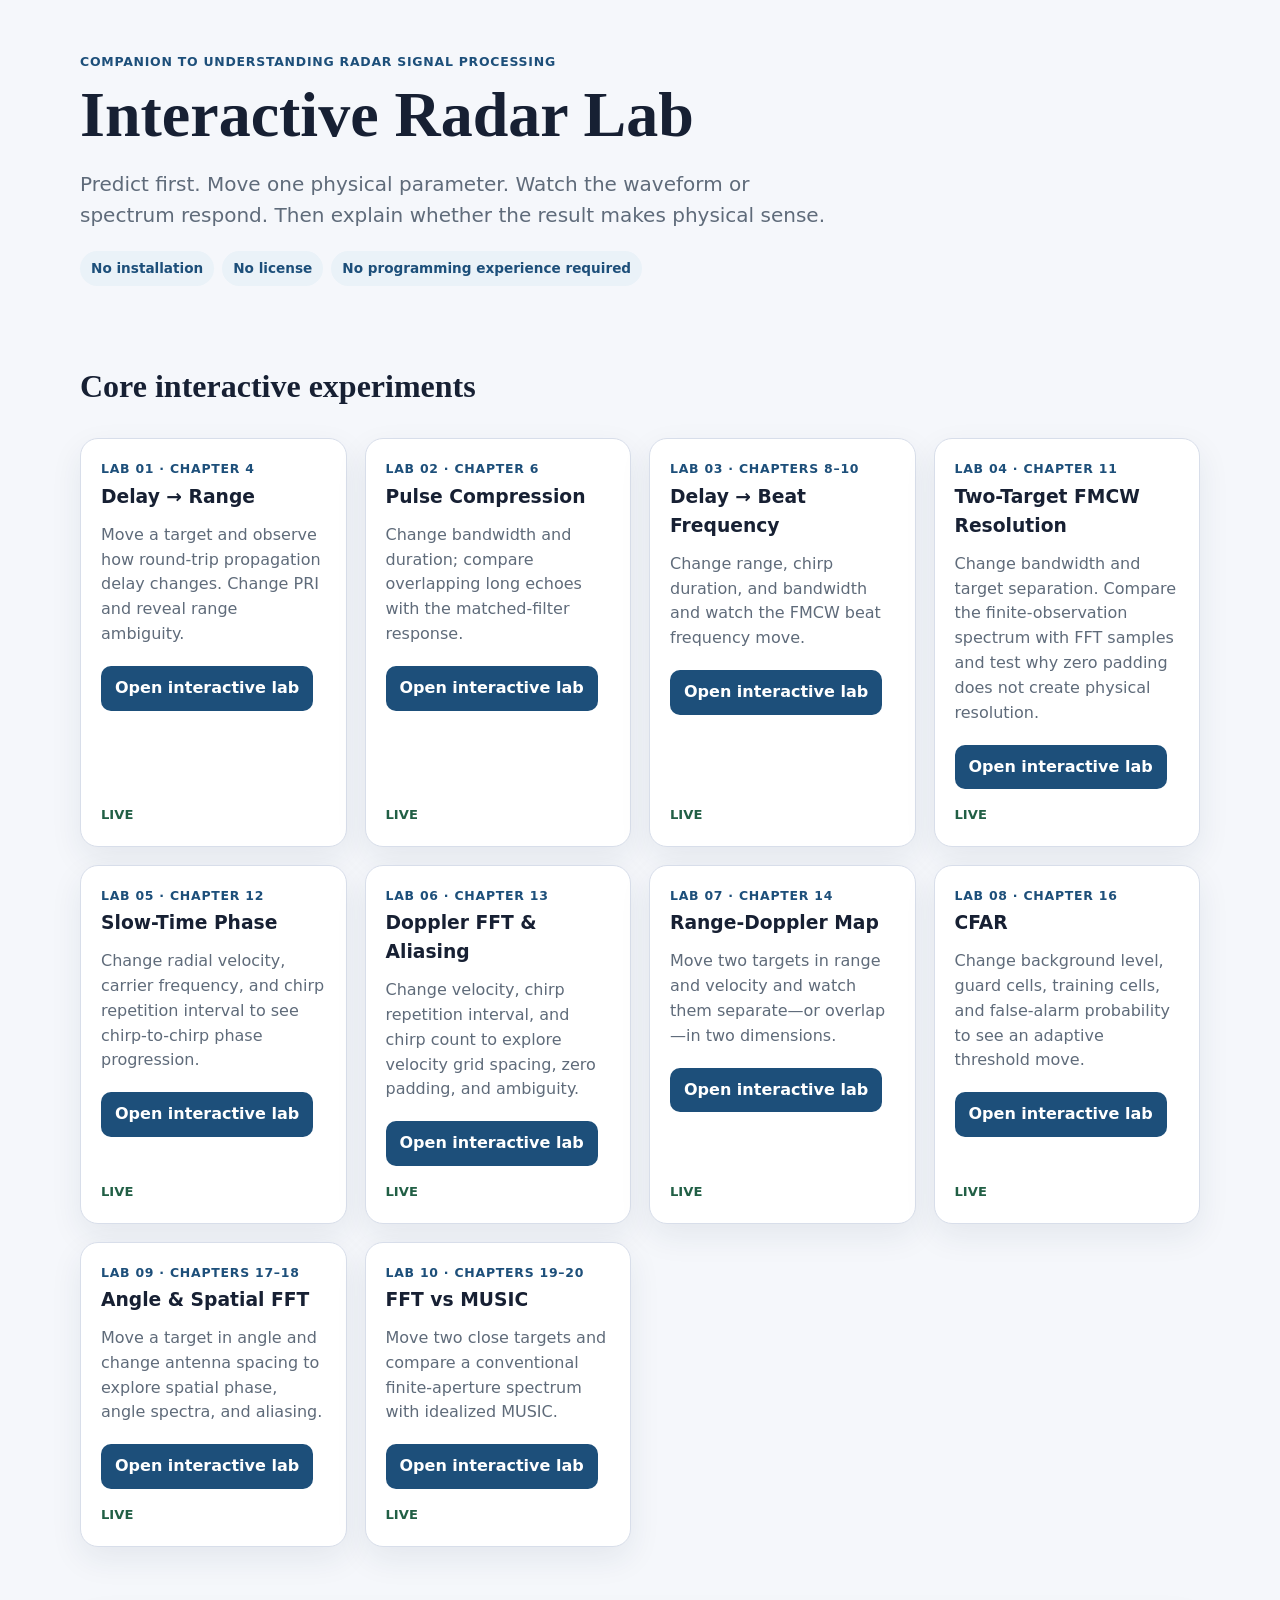
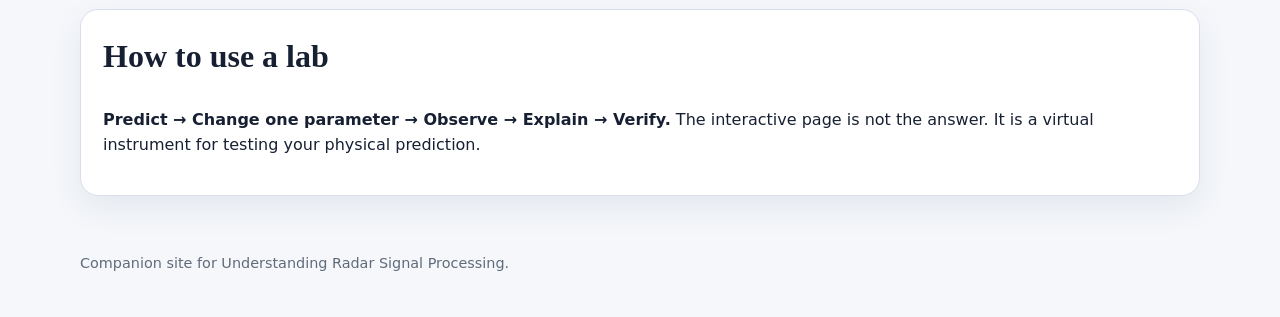
<file: index.html>
<!doctype html>
<html lang="en">
<head>
<meta charset="utf-8"><meta name="viewport" content="width=device-width, initial-scale=1">
<title>Interactive Radar Lab</title><link rel="stylesheet" href="assets/site.css">
</head>
<body>
<header class="hero"><div class="wrap">
  <div class="eyebrow">Companion to Understanding Radar Signal Processing</div>
  <h1>Interactive Radar Lab</h1>
  <p class="subtitle">Predict first. Move one physical parameter. Watch the waveform or spectrum respond. Then explain whether the result makes physical sense.</p>
  <div class="badges"><span class="badge">No installation</span><span class="badge">No license</span><span class="badge">No programming experience required</span></div>
</div></header>
<main class="wrap">
<section class="section"><h2>Core interactive experiments</h2><div class="grid cards">
  <article class="panel card"><div class="eyebrow">Lab 01 · Chapter 4</div><h3>Delay → Range</h3><p>Move a target and observe how round-trip propagation delay changes. Change PRI and reveal range ambiguity.</p><p><a class="button" href="labs/delay-range/">Open interactive lab</a></p><div class="status live">LIVE</div></article>
  <article class="panel card"><div class="eyebrow">Lab 02 · Chapter 6</div><h3>Pulse Compression</h3><p>Change bandwidth and duration; compare overlapping long echoes with the matched-filter response.</p><p><a class="button" href="labs/pulse-compression/">Open interactive lab</a></p><div class="status live">LIVE</div></article>
  <article class="panel card"><div class="eyebrow">Lab 03 · Chapters 8–10</div><h3>Delay → Beat Frequency</h3><p>Change range, chirp duration, and bandwidth and watch the FMCW beat frequency move.</p><p><a class="button" href="labs/fmcw-beat/">Open interactive lab</a></p><div class="status live">LIVE</div></article>
  <article class="panel card"><div class="eyebrow">Lab 04 · Chapter 11</div><h3>Two-Target FMCW Resolution</h3><p>Change bandwidth and target separation. Compare the finite-observation spectrum with FFT samples and test why zero padding does not create physical resolution.</p><p><a class="button" href="labs/fmcw-range-resolution/">Open interactive lab</a></p><div class="status live">LIVE</div></article>
  <article class="panel card"><div class="eyebrow">Lab 05 · Chapter 12</div><h3>Slow-Time Phase</h3><p>Change radial velocity, carrier frequency, and chirp repetition interval to see chirp-to-chirp phase progression.</p><p><a class="button" href="labs/slow-time-phase/">Open interactive lab</a></p><div class="status live">LIVE</div></article>
  <article class="panel card"><div class="eyebrow">Lab 06 · Chapter 13</div><h3>Doppler FFT & Aliasing</h3><p>Change velocity, chirp repetition interval, and chirp count to explore velocity grid spacing, zero padding, and ambiguity.</p><p><a class="button" href="labs/doppler-fft/">Open interactive lab</a></p><div class="status live">LIVE</div></article>
  <article class="panel card"><div class="eyebrow">Lab 07 · Chapter 14</div><h3>Range-Doppler Map</h3><p>Move two targets in range and velocity and watch them separate—or overlap—in two dimensions.</p><p><a class="button" href="labs/range-doppler-map/">Open interactive lab</a></p><div class="status live">LIVE</div></article>
  <article class="panel card"><div class="eyebrow">Lab 08 · Chapter 16</div><h3>CFAR</h3><p>Change background level, guard cells, training cells, and false-alarm probability to see an adaptive threshold move.</p><p><a class="button" href="labs/cfar/">Open interactive lab</a></p><div class="status live">LIVE</div></article>
  <article class="panel card"><div class="eyebrow">Lab 09 · Chapters 17–18</div><h3>Angle & Spatial FFT</h3><p>Move a target in angle and change antenna spacing to explore spatial phase, angle spectra, and aliasing.</p><p><a class="button" href="labs/angle-spatial-fft/">Open interactive lab</a></p><div class="status live">LIVE</div></article>
  <article class="panel card"><div class="eyebrow">Lab 10 · Chapters 19–20</div><h3>FFT vs MUSIC</h3><p>Move two close targets and compare a conventional finite-aperture spectrum with idealized MUSIC.</p><p><a class="button" href="labs/fft-vs-music/">Open interactive lab</a></p><div class="status live">LIVE</div></article>
</div></section>
<section class="section"><div class="panel" style="padding:22px"><h2 style="margin-top:0">How to use a lab</h2><p><strong>Predict → Change one parameter → Observe → Explain → Verify.</strong> The interactive page is not the answer. It is a virtual instrument for testing your physical prediction.</p></div></section>
</main><footer class="wrap footer">Companion site for Understanding Radar Signal Processing.</footer>
</body></html>
</file>
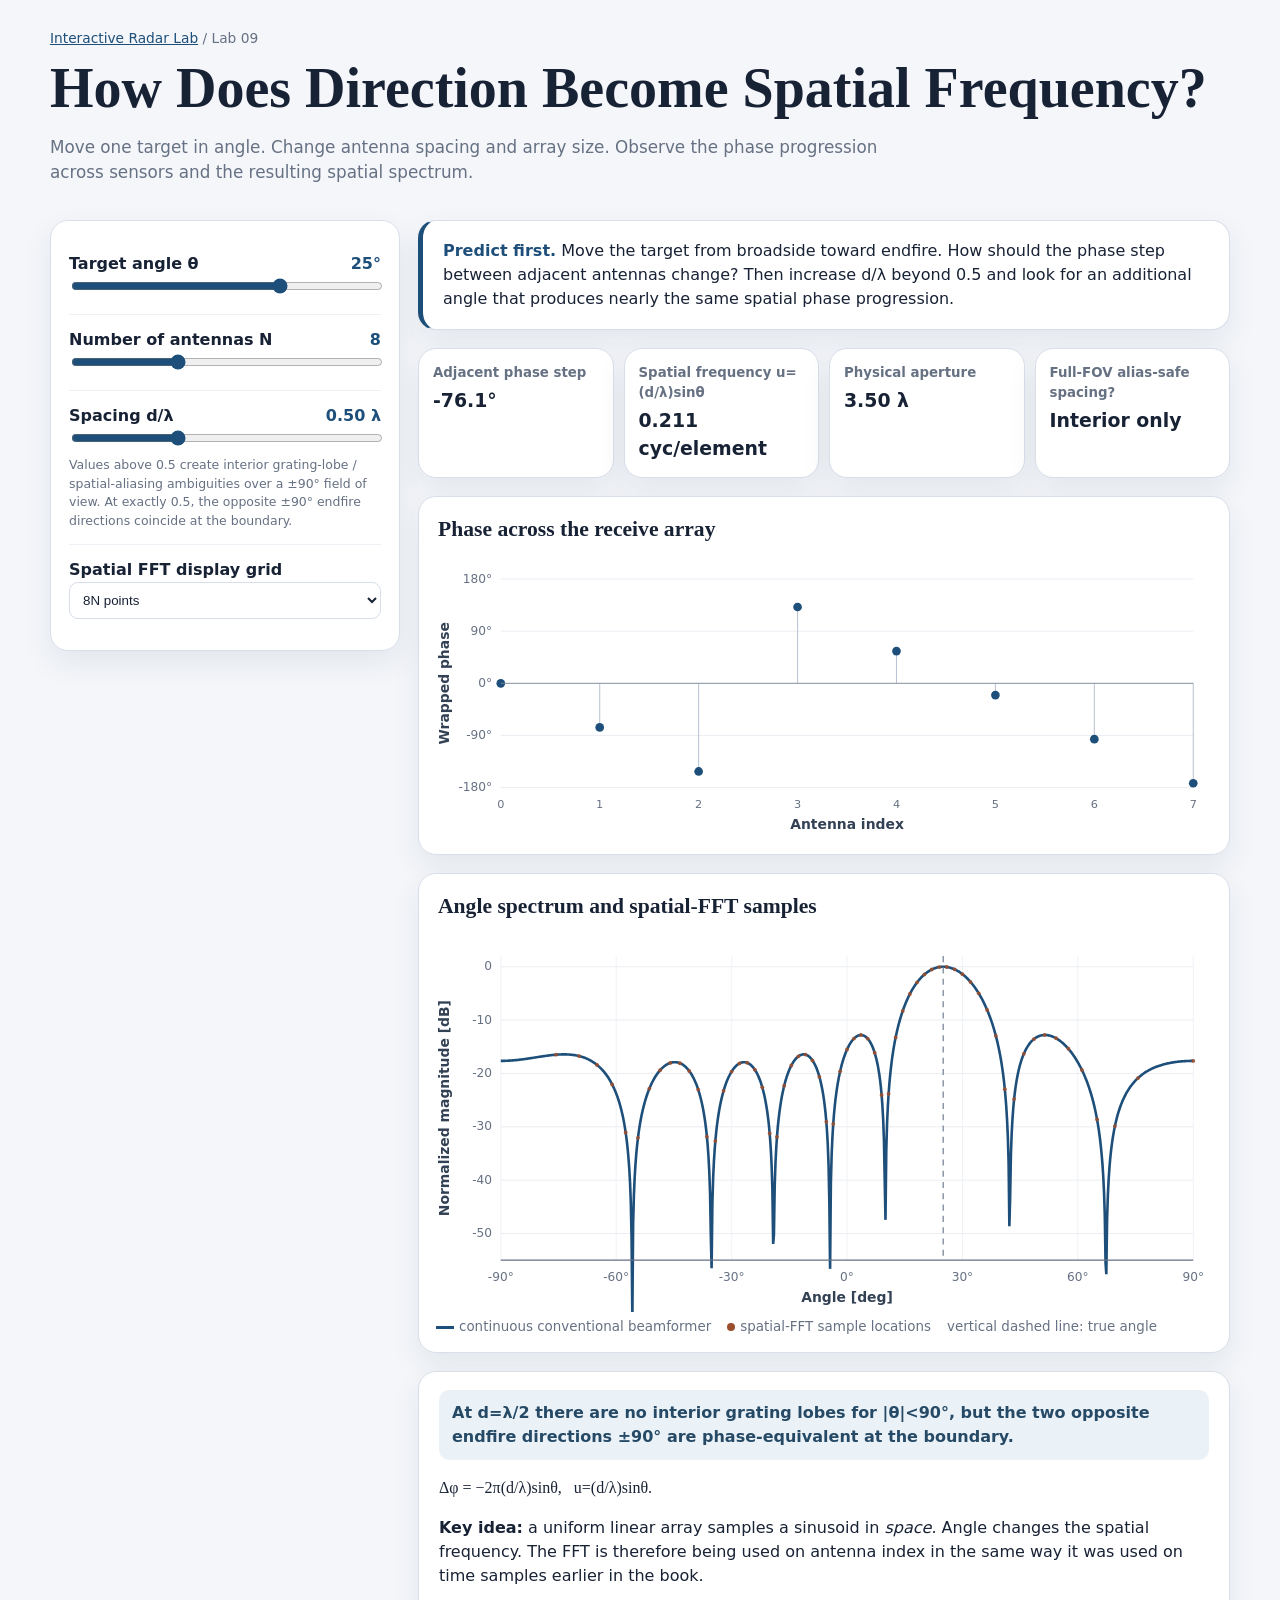
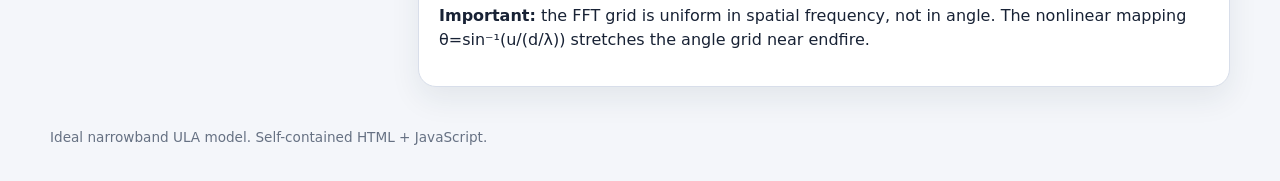
<file: labs/angle-spatial-fft/index.html>
<!doctype html><html lang="en"><head><meta charset="utf-8"><meta name="viewport" content="width=device-width,initial-scale=1"><title>Angle and Spatial FFT Lab</title><link rel="stylesheet" href="../../assets/lab.css"><link rel="stylesheet" href="../../assets/mobile.css"></head><body>
<header class="top"><div class="wrap"><div class="crumb"><a href="../../">Interactive Radar Lab</a> / Lab 09</div><h1>How Does Direction Become Spatial Frequency?</h1><p class="lede">Move one target in angle. Change antenna spacing and array size. Observe the phase progression across sensors and the resulting spatial spectrum.</p></div></header>
<main class="wrap layout"><aside class="panel controls">
<div class="control"><div class="row"><span class="label">Target angle θ</span><span class="value" id="thv"></span></div><input id="th" type="range" min="-70" max="70" step="1" value="25"></div>
<div class="control"><div class="row"><span class="label">Number of antennas N</span><span class="value" id="Nv"></span></div><input id="N" type="range" min="4" max="16" step="1" value="8"></div>
<div class="control"><div class="row"><span class="label">Spacing d/λ</span><span class="value" id="dv"></span></div><input id="d" type="range" min="0.25" max="1" step="0.05" value="0.5"><div class="hint">Values above 0.5 create interior grating-lobe / spatial-aliasing ambiguities over a ±90° field of view. At exactly 0.5, the opposite ±90° endfire directions coincide at the boundary.</div></div>
<div class="control"><label class="label" for="zf">Spatial FFT display grid</label><select id="zf"><option value="1">N points</option><option value="8" selected>8N points</option></select></div>
</aside><section class="main">
<div class="panel question"><strong>Predict first.</strong> Move the target from broadside toward endfire. How should the phase step between adjacent antennas change? Then increase d/λ beyond 0.5 and look for an additional angle that produces nearly the same spatial phase progression.</div>
<div class="metrics"><div class="panel metric"><small>Adjacent phase step</small><b id="dphi"></b></div><div class="panel metric"><small>Spatial frequency u=(d/λ)sinθ</small><b id="u"></b></div><div class="panel metric"><small>Physical aperture</small><b id="ap"></b></div><div class="panel metric"><small>Full-FOV alias-safe spacing?</small><b id="safe"></b></div></div>
<div class="panel plot"><h2>Phase across the receive array</h2><svg id="phase" viewBox="0 0 900 330"></svg></div>
<div class="panel plot"><h2>Angle spectrum and spatial-FFT samples</h2><svg id="spec" viewBox="0 0 900 440"></svg><div class="legend"><span><span class="sw" style="background:#1d4f7a"></span>continuous conventional beamformer</span><span><span class="dot" style="background:#9a4e2d"></span>spatial-FFT sample locations</span><span>vertical dashed line: true angle</span></div></div>
<div class="panel note"><div class="status" id="status"></div><p class="math">Δφ = −2π(d/λ)sinθ, &nbsp; u=(d/λ)sinθ.</p><p><strong>Key idea:</strong> a uniform linear array samples a sinusoid in <em>space</em>. Angle changes the spatial frequency. The FFT is therefore being used on antenna index in the same way it was used on time samples earlier in the book.</p><p><strong>Important:</strong> the FFT grid is uniform in spatial frequency, not in angle. The nonlinear mapping θ=sin⁻¹(u/(d/λ)) stretches the angle grid near endfire.</p></div>
</section></main><footer class="wrap footer">Ideal narrowband ULA model. Self-contained HTML + JavaScript.</footer>
<script>
const $=id=>document.getElementById(id);['th','N','d','zf'].forEach(id=>$(id).addEventListener('input',update));function E(tag,a={}){const e=document.createElementNS('http://www.w3.org/2000/svg',tag);Object.entries(a).forEach(([k,v])=>e.setAttribute(k,v));return e}function sincN(x,N){const den=Math.sin(Math.PI*x);if(Math.abs(den)<1e-10)return 1;return Math.abs(Math.sin(Math.PI*N*x)/(N*den))}
function wrapDeg(x){while(x>180)x-=360;while(x<=-180)x+=360;return x}
function update(){const th=+$('th').value,N=+$('N').value,d=+$('d').value,zf=+$('zf').value,rad=th*Math.PI/180,u=d*Math.sin(rad),dphi=-360*u,ap=(N-1)*d;$('thv').textContent=th.toFixed(0)+'°';$('Nv').textContent=N;$('dv').textContent=d.toFixed(2)+' λ';$('dphi').textContent=wrapDeg(dphi).toFixed(1)+'°';$('u').textContent=u.toFixed(3)+' cyc/element';$('ap').textContent=ap.toFixed(2)+' λ';$('safe').textContent=d<.5?'Yes':d===.5?'Interior only':'No';$('status').className='status'+(d>.5?' warn':'');$('status').textContent=d<.5?'No grating-lobe ambiguity occurs over the full closed ±90° interval for this spacing.':Math.abs(d-.5)<1e-12?'At d=λ/2 there are no interior grating lobes for |θ|<90°, but the two opposite endfire directions ±90° are phase-equivalent at the boundary.':'Spacing exceeds λ/2. Different interior arrival angles can produce the same sampled spatial phase progression, so ambiguous grating lobes appear.';drawPhase(th,N,d);drawSpec(th,N,d,zf)}
function drawPhase(th,N,d){const s=$('phase');s.innerHTML='';const W=900,H=330,L=78,R=25,T=30,B=60,PW=W-L-R,PH=H-T-B,sx=n=>L+n/(Math.max(1,N-1))*PW,sy=p=>T+(180-p)/360*PH;[-180,-90,0,90,180].forEach(v=>{const y=sy(v);s.appendChild(E('line',{x1:L,y1:y,x2:W-R,y2:y,stroke:'#e8ebf1'}));let q=E('text',{x:L-10,y:y+4,'text-anchor':'end','font-size':14,fill:'#667183'});q.textContent=v+'°';s.appendChild(q)});for(let n=0;n<N;n++){const x=sx(n),ph=wrapDeg(-360*d*Math.sin(th*Math.PI/180)*n);s.appendChild(E('line',{x1:x,y1:sy(0),x2:x,y2:sy(ph),stroke:'#bac4d2','stroke-width':1.2}));s.appendChild(E('circle',{cx:x,cy:sy(ph),r:5,fill:'#1d4f7a'}));let q=E('text',{x,y:H-B+23,'text-anchor':'middle','font-size':13,fill:'#667183'});q.textContent=n;s.appendChild(q)}s.appendChild(E('line',{x1:L,y1:sy(0),x2:W-R,y2:sy(0),stroke:'#7b8797'}));let xt=E('text',{x:L+PW/2,y:H-12,'text-anchor':'middle','font-size':16,'font-weight':650,fill:'#334155'});xt.textContent='Antenna index';s.appendChild(xt);let yt=E('text',{x:18,y:T+PH/2,'text-anchor':'middle','font-size':16,'font-weight':650,fill:'#334155',transform:`rotate(-90 18 ${T+PH/2})`});yt.textContent='Wrapped phase';s.appendChild(yt)}
function drawSpec(th0,N,d,zf){const s=$('spec');s.innerHTML='';const W=900,H=440,L=78,R=25,T=30,B=60,PW=W-L-R,PH=H-T-B,sx=th=>L+(th+90)/180*PW,sy=db=>T+(2-db)/57*PH,u0=d*Math.sin(th0*Math.PI/180);[-50,-40,-30,-20,-10,0].forEach(v=>{const y=sy(v);s.appendChild(E('line',{x1:L,y1:y,x2:W-R,y2:y,stroke:'#e8ebf1'}));let q=E('text',{x:L-10,y:y+4,'text-anchor':'end','font-size':14,fill:'#667183'});q.textContent=v;s.appendChild(q)});[-90,-60,-30,0,30,60,90].forEach(v=>{const x=sx(v);s.appendChild(E('line',{x1:x,y1:T,x2:x,y2:H-B,stroke:'#eef1f5'}));let q=E('text',{x,y:H-B+24,'text-anchor':'middle','font-size':14,fill:'#667183'});q.textContent=v+'°';s.appendChild(q)});let vals=[],mx=0;for(let i=0;i<=900;i++){const th=-90+180*i/900,u=d*Math.sin(th*Math.PI/180),m=sincN(u-u0,N);vals.push([th,m]);mx=Math.max(mx,m)}const db=m=>20*Math.log10(Math.max(m/mx,1e-4));let path='';vals.forEach(([th,m],i)=>path+=(i?'L':'M')+sx(th)+','+sy(db(m)));s.appendChild(E('path',{d:path,fill:'none',stroke:'#1d4f7a','stroke-width':3}));s.appendChild(E('line',{x1:sx(th0),y1:T,x2:sx(th0),y2:H-B,stroke:'#7b8797','stroke-width':1.5,'stroke-dasharray':'7 6'}));const nfft=N*zf;for(let k=0;k<nfft;k++){let q=(k<nfft/2?k:k-nfft)/nfft;const sinth=-q/d;if(Math.abs(sinth)<=1){const th=Math.asin(sinth)*180/Math.PI,m=sincN(d*Math.sin(th*Math.PI/180)-u0,N),yy=db(m);if(yy>-55)s.appendChild(E('circle',{cx:sx(th),cy:sy(yy),r:zf===1?4.2:2.2,fill:'#9a4e2d',opacity:.9}))}}s.appendChild(E('line',{x1:L,y1:H-B,x2:W-R,y2:H-B,stroke:'#667183','stroke-width':1.4}));let xt=E('text',{x:L+PW/2,y:H-12,'text-anchor':'middle','font-size':16,'font-weight':650,fill:'#334155'});xt.textContent='Angle [deg]';s.appendChild(xt);let yt=E('text',{x:18,y:T+PH/2,'text-anchor':'middle','font-size':16,'font-weight':650,fill:'#334155',transform:`rotate(-90 18 ${T+PH/2})`});yt.textContent='Normalized magnitude [dB]';s.appendChild(yt)}
update();
</script></body></html>
</file>
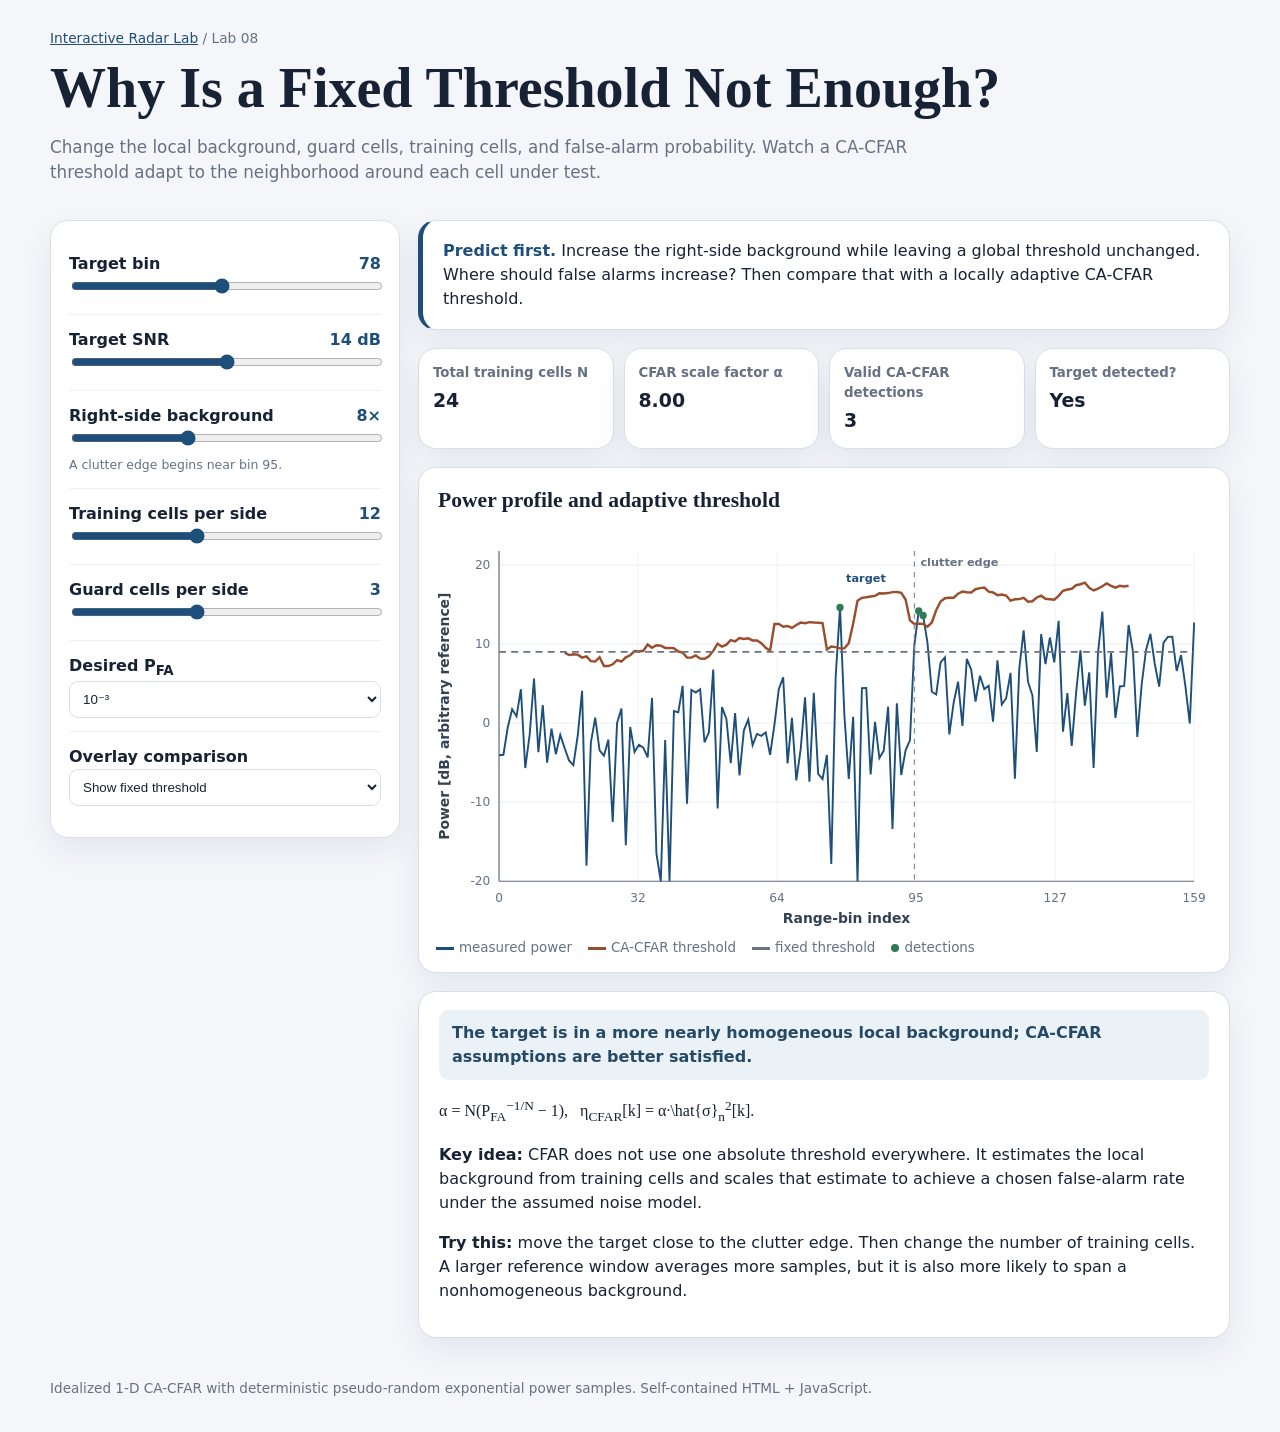
<file: labs/cfar/index.html>
<!doctype html><html lang="en"><head><meta charset="utf-8"><meta name="viewport" content="width=device-width,initial-scale=1"><title>CFAR Lab</title><link rel="stylesheet" href="../../assets/lab.css"><link rel="stylesheet" href="../../assets/mobile.css"></head><body>
<header class="top"><div class="wrap"><div class="crumb"><a href="../../">Interactive Radar Lab</a> / Lab 08</div><h1>Why Is a Fixed Threshold Not Enough?</h1><p class="lede">Change the local background, guard cells, training cells, and false-alarm probability. Watch a CA-CFAR threshold adapt to the neighborhood around each cell under test.</p></div></header>
<main class="wrap layout"><aside class="panel controls">
<div class="control"><div class="row"><span class="label">Target bin</span><span class="value" id="tbv"></span></div><input id="tb" type="range" min="25" max="135" step="1" value="78"></div>
<div class="control"><div class="row"><span class="label">Target SNR</span><span class="value" id="snrv"></span></div><input id="snr" type="range" min="3" max="25" step="1" value="14"></div>
<div class="control"><div class="row"><span class="label">Right-side background</span><span class="value" id="bgv"></span></div><input id="bg" type="range" min="1" max="20" step="1" value="8"><div class="hint">A clutter edge begins near bin 95.</div></div>
<div class="control"><div class="row"><span class="label">Training cells per side</span><span class="value" id="trv"></span></div><input id="tr" type="range" min="4" max="24" step="1" value="12"></div>
<div class="control"><div class="row"><span class="label">Guard cells per side</span><span class="value" id="gv"></span></div><input id="g" type="range" min="1" max="6" step="1" value="3"></div>
<div class="control"><label class="label" for="pfa">Desired P<sub>FA</sub></label><select id="pfa"><option value="0.01">10⁻²</option><option value="0.001" selected>10⁻³</option><option value="0.0001">10⁻⁴</option><option value="0.00001">10⁻⁵</option></select></div>
<div class="control"><label class="label" for="fixed">Overlay comparison</label><select id="fixed"><option value="on" selected>Show fixed threshold</option><option value="off">Hide fixed threshold</option></select></div>
</aside><section class="main">
<div class="panel question"><strong>Predict first.</strong> Increase the right-side background while leaving a global threshold unchanged. Where should false alarms increase? Then compare that with a locally adaptive CA-CFAR threshold.</div>
<div class="metrics"><div class="panel metric"><small>Total training cells N</small><b id="N"></b></div><div class="panel metric"><small>CFAR scale factor α</small><b id="alpha"></b></div><div class="panel metric"><small>Valid CA-CFAR detections</small><b id="ndet"></b></div><div class="panel metric"><small>Target detected?</small><b id="hit"></b></div></div>
<div class="panel plot"><h2>Power profile and adaptive threshold</h2><svg id="plot" viewBox="0 0 900 470"></svg><div class="legend"><span><span class="sw" style="background:#1d4f7a"></span>measured power</span><span><span class="sw" style="background:#9a4e2d"></span>CA-CFAR threshold</span><span><span class="sw" style="background:#6b7280"></span>fixed threshold</span><span><span class="dot" style="background:#2f7a57"></span>detections</span></div></div>
<div class="panel note"><div class="status" id="status"></div><p class="math">α = N(P<sub>FA</sub><sup>−1/N</sup> − 1), &nbsp; η<sub>CFAR</sub>[k] = α·\hat{σ}<sub>n</sub><sup>2</sup>[k].</p><p><strong>Key idea:</strong> CFAR does not use one absolute threshold everywhere. It estimates the local background from training cells and scales that estimate to achieve a chosen false-alarm rate under the assumed noise model.</p><p><strong>Try this:</strong> move the target close to the clutter edge. Then change the number of training cells. A larger reference window averages more samples, but it is also more likely to span a nonhomogeneous background.</p></div>
</section></main><footer class="wrap footer">Idealized 1-D CA-CFAR with deterministic pseudo-random exponential power samples. Self-contained HTML + JavaScript.</footer>
<script>
const $=id=>document.getElementById(id);['tb','snr','bg','tr','g','pfa','fixed'].forEach(id=>$(id).addEventListener('input',update));function E(tag,a={}){const e=document.createElementNS('http://www.w3.org/2000/svg',tag);Object.entries(a).forEach(([k,v])=>e.setAttribute(k,v));return e}
function rngFactory(seed){let s=seed>>>0;return()=>{s^=s<<13;s^=s>>>17;s^=s<<5;return((s>>>0)+1)/4294967297}}
function buildProfile(targetBin,snrDb,rightBg){const n=160,edge=95,rng=rngFactory(24681357),x=[];for(let k=0;k<n;k++){const mean=k<edge?1:rightBg;const u=Math.min(.999999999,rng());x.push(-mean*Math.log(1-u))}const local=targetBin<edge?1:rightBg;x[targetBin]+=local*Math.pow(10,snrDb/10);return{x,edge}}
function update(){const tb=+$('tb').value,snr=+$('snr').value,rightBg=+$('bg').value,nside=+$('tr').value,g=+$('g').value,pfa=+$('pfa').value,N=2*nside,alpha=N*(Math.pow(pfa,-1/N)-1);const {x,edge}=buildProfile(tb,snr,rightBg),thr=new Array(x.length).fill(NaN),det=[];for(let k=nside+g;k<x.length-(nside+g);k++){let sum=0;for(let j=k-g-nside;j<k-g;j++)sum+=x[j];for(let j=k+g+1;j<=k+g+nside;j++)sum+=x[j];thr[k]=alpha*(sum/N);if(x[k]>thr[k])det.push(k)}const fixed=alpha;const hit=det.includes(tb);$('tbv').textContent=tb;$('snrv').textContent=snr.toFixed(0)+' dB';$('bgv').textContent=rightBg.toFixed(0)+'×';$('trv').textContent=nside;$('gv').textContent=g;$('N').textContent=N;$('alpha').textContent=alpha.toFixed(2);$('ndet').textContent=det.length;$('hit').textContent=hit?'Yes':'No';const nearEdge=Math.abs(tb-edge)<nside+g+2;$('status').className='status'+(nearEdge?' warn':'');$('status').textContent=nearEdge?'The CUT is near a clutter edge. Some training cells may represent a different background level, so CA-CFAR can become biased.':'The target is in a more nearly homogeneous local background; CA-CFAR assumptions are better satisfied.';draw(x,thr,det,tb,edge,fixed,$('fixed').value==='on')}
function draw(x,thr,det,tb,edge,fixed,showFixed){const s=$('plot');s.innerHTML='';const W=900,H=470,L=76,R=24,T=30,B=60,PW=W-L-R,PH=H-T-B;const all=x.concat(thr.filter(Number.isFinite),[fixed]);let max=1;all.forEach(v=>{if(Number.isFinite(v))max=Math.max(max,v)});const ymin=-20,ymax=10*Math.log10(max)+4,sx=k=>L+k/(x.length-1)*PW,sy=db=>T+(ymax-db)/(ymax-ymin)*PH,db=v=>10*Math.log10(Math.max(v,1e-2));for(let i=0;i<=5;i++){const k=(x.length-1)*i/5,xx=sx(k);s.appendChild(E('line',{x1:xx,y1:T,x2:xx,y2:H-B,stroke:'#eef1f5'}));let q=E('text',{x:xx,y:H-B+24,'text-anchor':'middle','font-size':14,fill:'#667183'});q.textContent=Math.round(k);s.appendChild(q)};for(let v=Math.ceil(ymin/10)*10;v<=ymax;v+=10){const yy=sy(v);s.appendChild(E('line',{x1:L,y1:yy,x2:W-R,y2:yy,stroke:'#e7ebf1'}));let q=E('text',{x:L-10,y:yy+4,'text-anchor':'end','font-size':14,fill:'#667183'});q.textContent=v;s.appendChild(q)}s.appendChild(E('line',{x1:L,y1:H-B,x2:W-R,y2:H-B,stroke:'#667183','stroke-width':1.4}));s.appendChild(E('line',{x1:L,y1:T,x2:L,y2:H-B,stroke:'#667183','stroke-width':1.4}));let d='';x.forEach((v,k)=>d+=(k?'L':'M')+sx(k)+','+sy(db(v)));s.appendChild(E('path',{d,fill:'none',stroke:'#1d4f7a','stroke-width':2.2}));d='';let active=false;thr.forEach((v,k)=>{if(Number.isFinite(v)){d+=(active?'L':'M')+sx(k)+','+sy(db(v));active=true}else active=false});s.appendChild(E('path',{d,fill:'none',stroke:'#9a4e2d','stroke-width':2.8}));if(showFixed){const y=sy(db(fixed));s.appendChild(E('line',{x1:L,y1:y,x2:W-R,y2:y,stroke:'#6b7280','stroke-width':2,'stroke-dasharray':'8 6'}))}det.forEach(k=>s.appendChild(E('circle',{cx:sx(k),cy:sy(db(x[k])),r:4.2,fill:'#2f7a57'})));s.appendChild(E('line',{x1:sx(edge),y1:T,x2:sx(edge),y2:H-B,stroke:'#7c8798','stroke-dasharray':'6 6','stroke-width':1.3}));let q=E('text',{x:sx(edge)+7,y:T+17,'font-size':13,'font-weight':700,fill:'#667183'});q.textContent='clutter edge';s.appendChild(q);q=E('text',{x:sx(tb)+7,y:T+36,'font-size':13,'font-weight':700,fill:'#1d4f7a'});q.textContent='target';s.appendChild(q);let xt=E('text',{x:L+PW/2,y:H-12,'text-anchor':'middle','font-size':16,'font-weight':650,fill:'#334155'});xt.textContent='Range-bin index';s.appendChild(xt);let yt=E('text',{x:18,y:T+PH/2,'text-anchor':'middle','font-size':16,'font-weight':650,fill:'#334155',transform:`rotate(-90 18 ${T+PH/2})`});yt.textContent='Power [dB, arbitrary reference]';s.appendChild(yt)}
update();
</script></body></html>
</file>
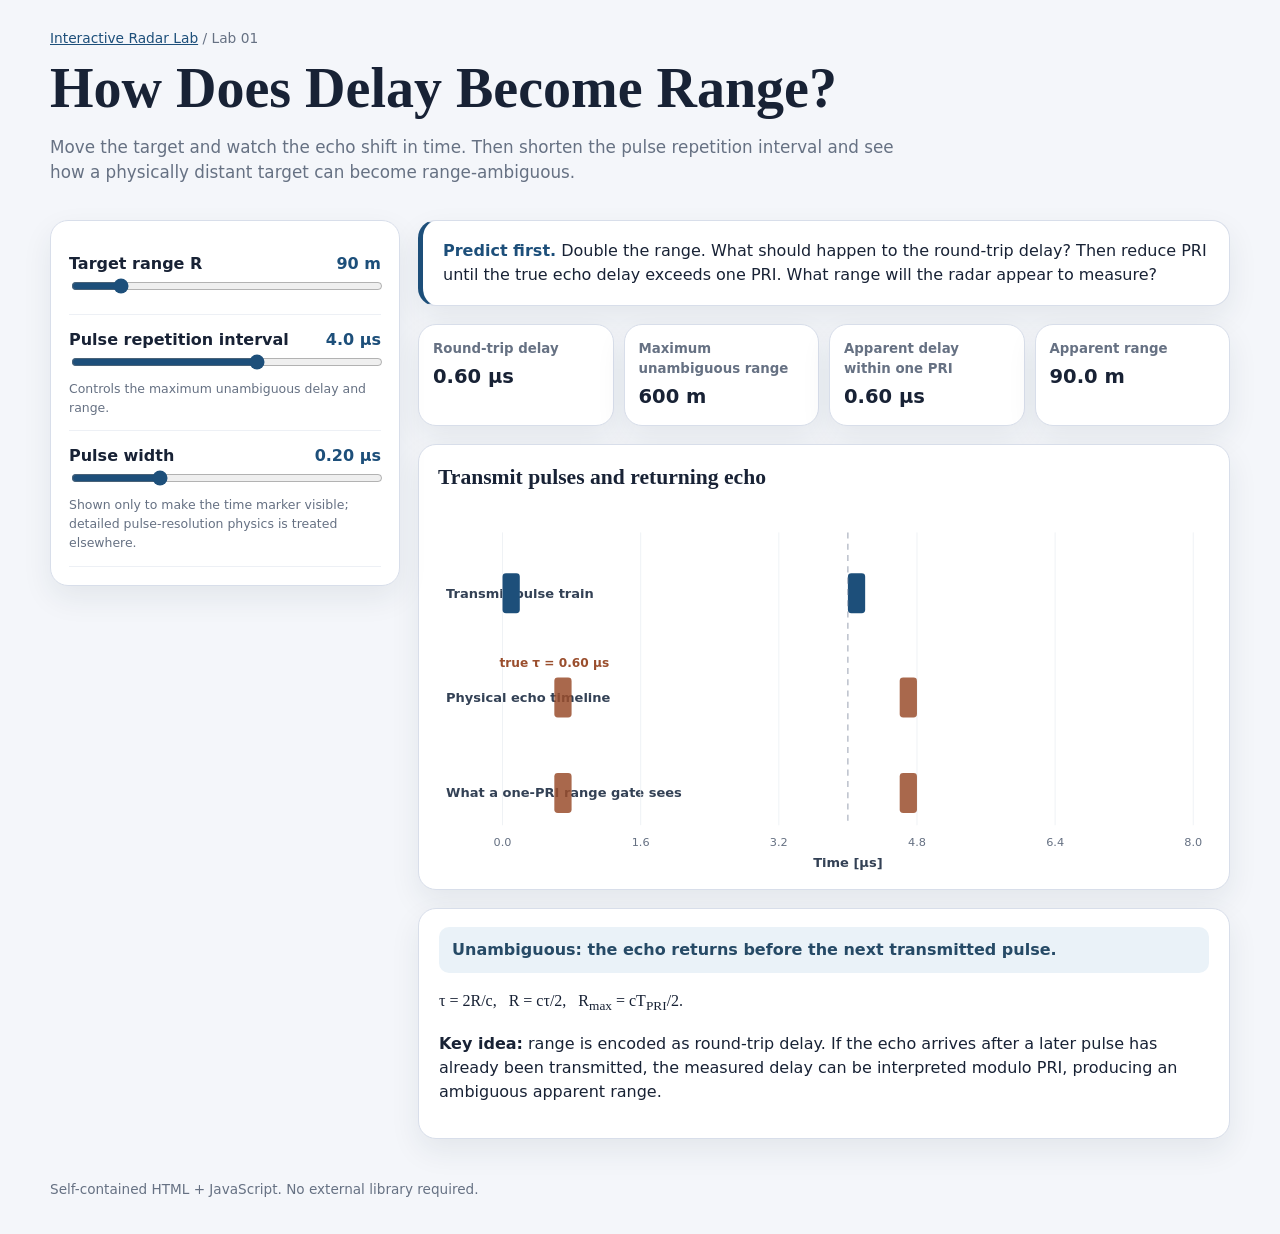
<file: labs/delay-range/index.html>
<!doctype html><html lang="en"><head><meta charset="utf-8"><meta name="viewport" content="width=device-width,initial-scale=1"><title>Delay to Range Lab</title>
<style>
:root{--bg:#f4f6fa;--panel:#fff;--ink:#182235;--muted:#667183;--line:#d8deea;--accent:#1d4f7a;--accent2:#9a4e2d;--soft:#eaf2f8;--shadow:0 12px 30px rgba(25,45,70,.08);font-family:Inter,ui-sans-serif,system-ui,-apple-system,BlinkMacSystemFont,"Segoe UI",sans-serif}*{box-sizing:border-box}body{margin:0;background:var(--bg);color:var(--ink);line-height:1.5}.wrap{width:min(1180px,calc(100% - 26px));margin:auto}.top{padding:28px 0 18px}.crumb{font-size:.86rem;color:var(--muted)}.crumb a{color:var(--accent)}h1{font-family:Georgia,"Times New Roman",serif;font-size:clamp(2rem,5vw,3.5rem);line-height:1.06;margin:10px 0}.lede{color:var(--muted);max-width:850px;font-size:1.05rem}.layout{display:grid;grid-template-columns:minmax(270px,350px) 1fr;gap:18px;padding-bottom:30px}.panel{background:var(--panel);border:1px solid var(--line);border-radius:18px;box-shadow:var(--shadow)}.controls{padding:18px;align-self:start;position:sticky;top:12px}.control{padding:13px 0;border-bottom:1px solid #edf0f5}.row{display:flex;justify-content:space-between;gap:10px}.label{font-weight:700}.value{color:var(--accent);font-weight:750;font-variant-numeric:tabular-nums}.hint{font-size:.78rem;color:var(--muted);margin-top:3px}input[type=range]{width:100%;accent-color:var(--accent)}.main{display:grid;gap:18px}.question,.note{padding:18px 20px}.question{border-left:5px solid var(--accent)}.question strong{color:var(--accent)}.metrics{display:grid;grid-template-columns:repeat(4,minmax(130px,1fr));gap:10px}.metric{padding:14px}.metric small{display:block;color:var(--muted);font-weight:650}.metric b{display:block;font-size:1.22rem;margin-top:3px}.plot{padding:14px}.plot h2{font-family:Georgia,"Times New Roman",serif;margin:2px 5px 8px;font-size:1.35rem}svg{display:block;width:100%;height:auto}.status{padding:11px 13px;border-radius:10px;background:var(--soft);font-weight:650;color:#264a66}.math{font-family:"Cambria Math",Georgia,serif}.footer{padding:10px 0 34px;color:var(--muted);font-size:.85rem}@media(max-width:850px){.layout{grid-template-columns:1fr}.controls{position:static}.metrics{grid-template-columns:repeat(2,1fr)}}
</style><link rel="stylesheet" href="../../assets/mobile.css"></head><body>
<header class="top"><div class="wrap"><div class="crumb"><a href="../../">Interactive Radar Lab</a> / Lab 01</div><h1>How Does Delay Become Range?</h1><p class="lede">Move the target and watch the echo shift in time. Then shorten the pulse repetition interval and see how a physically distant target can become range-ambiguous.</p></div></header>
<main class="wrap layout"><aside class="panel controls">
<div class="control"><div class="row"><span class="label">Target range R</span><span class="value" id="Rv"></span></div><input id="R" type="range" min="5" max="600" step="5" value="90"></div>
<div class="control"><div class="row"><span class="label">Pulse repetition interval</span><span class="value" id="PRIv"></span></div><input id="PRI" type="range" min="1" max="6" step="0.1" value="4"><div class="hint">Controls the maximum unambiguous delay and range.</div></div>
<div class="control"><div class="row"><span class="label">Pulse width</span><span class="value" id="Tpv"></span></div><input id="Tp" type="range" min="0.05" max="0.6" step="0.05" value="0.2"><div class="hint">Shown only to make the time marker visible; detailed pulse-resolution physics is treated elsewhere.</div></div>
</aside><section class="main">
<div class="panel question"><strong>Predict first.</strong> Double the range. What should happen to the round-trip delay? Then reduce PRI until the true echo delay exceeds one PRI. What range will the radar appear to measure?</div>
<div class="metrics"><div class="panel metric"><small>Round-trip delay</small><b id="tau"></b></div><div class="panel metric"><small>Maximum unambiguous range</small><b id="Rmax"></b></div><div class="panel metric"><small>Apparent delay within one PRI</small><b id="tauApp"></b></div><div class="panel metric"><small>Apparent range</small><b id="Rapp"></b></div></div>
<div class="panel plot"><h2>Transmit pulses and returning echo</h2><svg id="plot" viewBox="0 0 900 430"></svg></div>
<div class="panel note"><div class="status" id="status"></div><p class="math">τ = 2R/c, &nbsp; R = cτ/2, &nbsp; R<sub>max</sub> = cT<sub>PRI</sub>/2.</p><p><strong>Key idea:</strong> range is encoded as round-trip delay. If the echo arrives after a later pulse has already been transmitted, the measured delay can be interpreted modulo PRI, producing an ambiguous apparent range.</p></div>
</section></main><footer class="wrap footer">Self-contained HTML + JavaScript. No external library required.</footer>
<script>
const c=3e8,$=id=>document.getElementById(id);['R','PRI','Tp'].forEach(id=>$(id).addEventListener('input',update));
function E(tag,a={}){const e=document.createElementNS('http://www.w3.org/2000/svg',tag);Object.entries(a).forEach(([k,v])=>e.setAttribute(k,v));return e}
function update(){const R=+$('R').value, PRI=+$('PRI').value*1e-6,Tp=+$('Tp').value*1e-6,tau=2*R/c,Rmax=c*PRI/2,tauApp=((tau%PRI)+PRI)%PRI,Rapp=c*tauApp/2;$('Rv').textContent=R.toFixed(0)+' m';$('PRIv').textContent=(PRI*1e6).toFixed(1)+' µs';$('Tpv').textContent=(Tp*1e6).toFixed(2)+' µs';$('tau').textContent=(tau*1e6).toFixed(2)+' µs';$('Rmax').textContent=Rmax.toFixed(0)+' m';$('tauApp').textContent=(tauApp*1e6).toFixed(2)+' µs';$('Rapp').textContent=Rapp.toFixed(1)+' m';$('status').textContent=tau<PRI?'Unambiguous: the echo returns before the next transmitted pulse.':'Ambiguous (or exactly on the PRI boundary): the delay cannot be assigned uniquely to the current pulse, so the one-PRI range gate reports a wrapped apparent delay.';draw(R,PRI,Tp,tau,tauApp)}
function draw(R,PRI,Tp,tau,tauApp){const s=$('plot');s.innerHTML='';const W=900,H=430,L=80,Rm=25,T=35,B=58,PW=W-L-Rm;const xmax=Math.max(2*PRI,tau+Tp+0.25*PRI);const sx=x=>L+x/xmax*PW;const rows=[105,225,335];const names=['Transmit pulse train','Physical echo timeline','What a one-PRI range gate sees'];names.forEach((n,i)=>{let t=E('text',{x:15,y:rows[i]+5,'font-size':15,'font-weight':650,fill:'#334155'});t.textContent=n;s.appendChild(t)});for(let i=0;i<=5;i++){const tt=xmax*i/5,x=sx(tt);s.appendChild(E('line',{x1:x,y1:T,x2:x,y2:H-B,stroke:'#edf0f4'}));let tx=E('text',{x,y:H-B+24,'text-anchor':'middle','font-size':13,fill:'#667183'});tx.textContent=(tt*1e6).toFixed(1);s.appendChild(tx)};let lab=E('text',{x:L+PW/2,y:H-10,'text-anchor':'middle','font-size':15,'font-weight':650,fill:'#334155'});lab.textContent='Time [µs]';s.appendChild(lab);const rect=(x0,w,y,col,op=1)=>{if(x0>=xmax)return;s.appendChild(E('rect',{x:sx(x0),y:y-23,width:Math.max(2,sx(Math.min(x0+w,xmax))-sx(x0)),height:46,rx:4,fill:col,opacity:op}))};const kmax=Math.ceil(xmax/PRI)+1;for(let k=0;k<kmax;k++){const t0=k*PRI;if(t0<xmax)rect(t0,Tp,rows[0],'#1d4f7a')};for(let k=0;k<kmax;k++){const te=k*PRI+tau;if(te<xmax)rect(te,Tp,rows[1],'#9a4e2d',.85)};for(let k=0;k<kmax;k++){const ta=k*PRI+tauApp;if(ta<xmax)rect(ta,Tp,rows[2],'#9a4e2d',.85)};for(let k=1;k<kmax;k++){const v=k*PRI;if(v<xmax)s.appendChild(E('line',{x1:sx(v),y1:T,x2:sx(v),y2:H-B,stroke:'#748197','stroke-width':1.2,'stroke-dasharray':'7 6',opacity:.7}))};let a=E('text',{x:sx(Math.min(tau,xmax*.94)),y:rows[1]-35,'text-anchor':'middle','font-size':14,'font-weight':700,fill:'#9a4e2d'});a.textContent=`true τ = ${(tau*1e6).toFixed(2)} µs`;s.appendChild(a)}
update();</script></body></html>
</file>
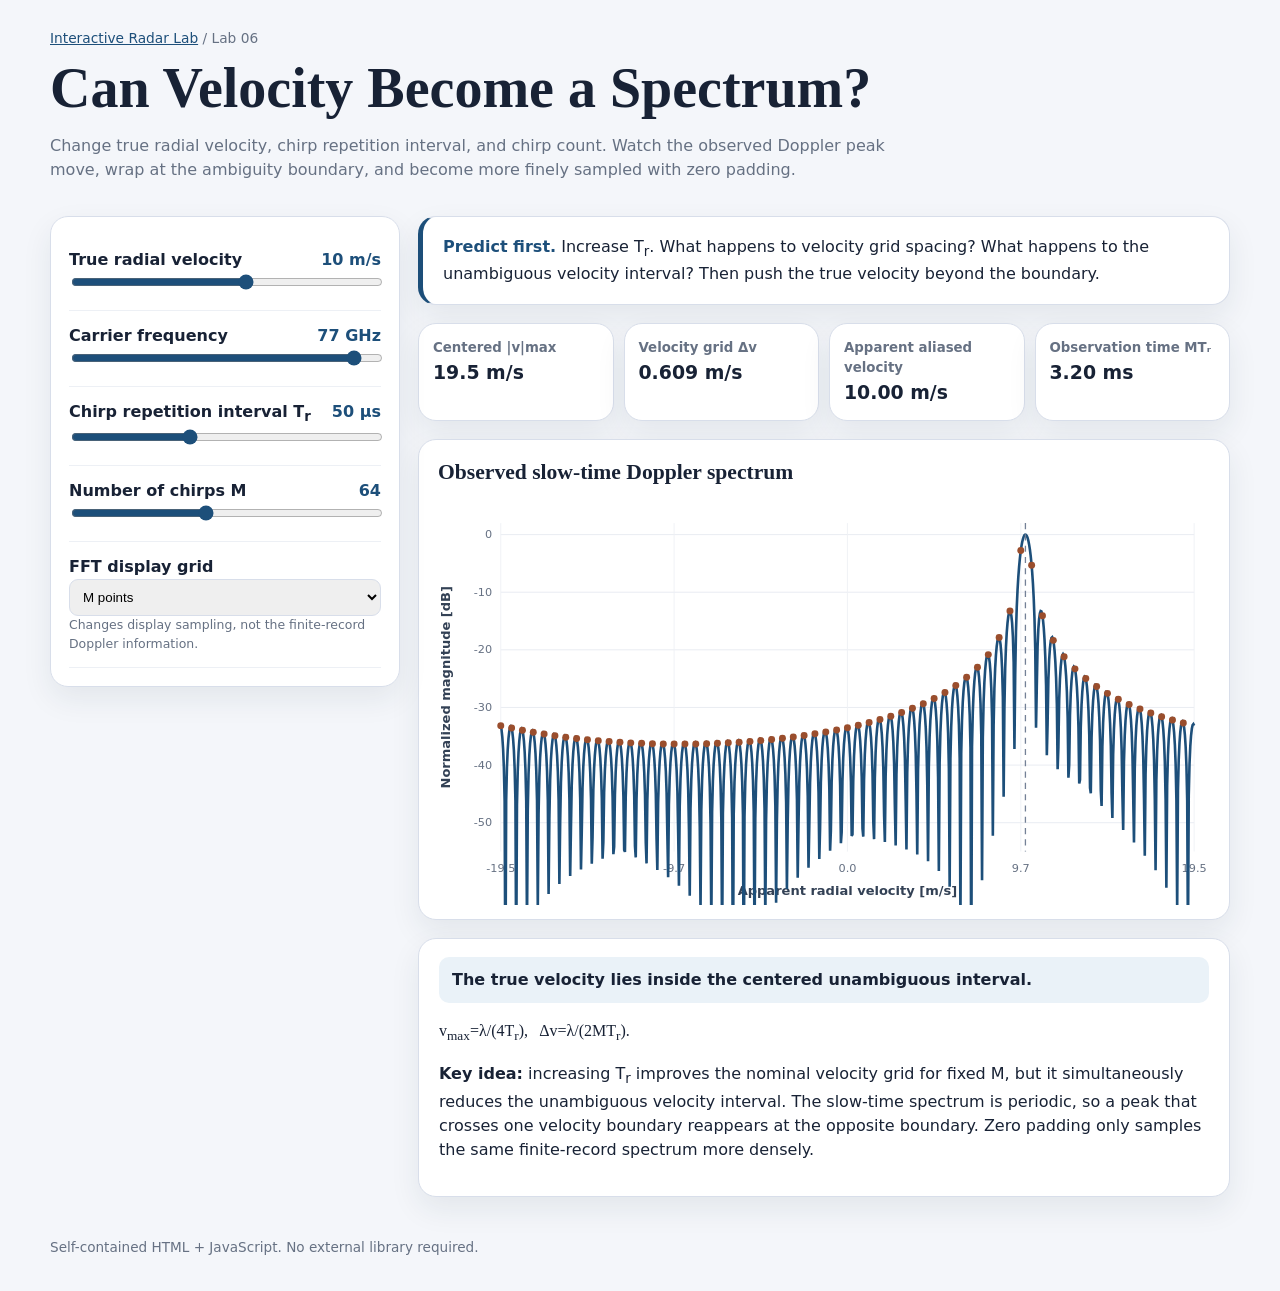
<file: labs/doppler-fft/index.html>
<!doctype html><html lang="en"><head><meta charset="utf-8"><meta name="viewport" content="width=device-width,initial-scale=1"><title>Doppler FFT & Aliasing Lab</title>
<style>
:root{--bg:#f4f6fa;--panel:#fff;--ink:#182235;--muted:#667183;--line:#d8deea;--accent:#1d4f7a;--accent2:#9a4e2d;--soft:#eaf2f8;--shadow:0 12px 30px rgba(25,45,70,.08);font-family:Inter,ui-sans-serif,system-ui,-apple-system,BlinkMacSystemFont,"Segoe UI",sans-serif}*{box-sizing:border-box}body{margin:0;background:var(--bg);color:var(--ink);line-height:1.5}.wrap{width:min(1180px,calc(100% - 26px));margin:auto}.top{padding:28px 0 18px}.crumb{font-size:.86rem;color:var(--muted)}.crumb a{color:var(--accent)}h1{font-family:Georgia,"Times New Roman",serif;font-size:clamp(2rem,5vw,3.5rem);line-height:1.06;margin:10px 0}.lede{color:var(--muted);max-width:850px}.layout{display:grid;grid-template-columns:minmax(270px,350px) 1fr;gap:18px;padding-bottom:30px}.panel{background:#fff;border:1px solid var(--line);border-radius:18px;box-shadow:var(--shadow)}.controls{padding:18px;align-self:start;position:sticky;top:12px}.control{padding:13px 0;border-bottom:1px solid #edf0f5}.row{display:flex;justify-content:space-between;gap:10px}.label{font-weight:700}.value{color:var(--accent);font-weight:750}.hint{font-size:.78rem;color:var(--muted)}input[type=range]{width:100%;accent-color:var(--accent)}select{width:100%;padding:9px;border:1px solid var(--line);border-radius:9px}.main{display:grid;gap:18px}.question,.note{padding:18px 20px}.question{border-left:5px solid var(--accent)}.question strong{color:var(--accent)}.metrics{display:grid;grid-template-columns:repeat(4,minmax(130px,1fr));gap:10px}.metric{padding:14px}.metric small{display:block;color:var(--muted);font-weight:650}.metric b{display:block;font-size:1.18rem}.plot{padding:14px}.plot h2{font-family:Georgia,"Times New Roman",serif;margin:2px 5px 8px;font-size:1.35rem}svg{display:block;width:100%;height:auto}.status{padding:11px 13px;border-radius:10px;background:var(--soft);font-weight:650}.math{font-family:"Cambria Math",Georgia,serif}.footer{padding:10px 0 34px;color:var(--muted);font-size:.85rem}@media(max-width:850px){.layout{grid-template-columns:1fr}.controls{position:static}.metrics{grid-template-columns:repeat(2,1fr)}}
</style><link rel="stylesheet" href="../../assets/mobile.css"></head><body><header class="top"><div class="wrap"><div class="crumb"><a href="../../">Interactive Radar Lab</a> / Lab 06</div><h1>Can Velocity Become a Spectrum?</h1><p class="lede">Change true radial velocity, chirp repetition interval, and chirp count. Watch the observed Doppler peak move, wrap at the ambiguity boundary, and become more finely sampled with zero padding.</p></div></header>
<main class="wrap layout"><aside class="panel controls">
<div class="control"><div class="row"><span class="label">True radial velocity</span><span class="value" id="vv"></span></div><input id="v" type="range" min="-80" max="80" step="1" value="10"></div>
<div class="control"><div class="row"><span class="label">Carrier frequency</span><span class="value" id="fcv"></span></div><input id="fc" type="range" min="24" max="81" step="1" value="77"></div>
<div class="control"><div class="row"><span class="label">Chirp repetition interval T<sub>r</sub></span><span class="value" id="Trv"></span></div><input id="Tr" type="range" min="20" max="100" step="5" value="50"></div>
<div class="control"><div class="row"><span class="label">Number of chirps M</span><span class="value" id="Mv"></span></div><input id="M" type="range" min="16" max="128" step="16" value="64"></div>
<div class="control"><label class="label">FFT display grid</label><select id="zf"><option value="1">M points</option><option value="8">8× zero padded</option></select><div class="hint">Changes display sampling, not the finite-record Doppler information.</div></div>
</aside><section class="main">
<div class="panel question"><strong>Predict first.</strong> Increase T<sub>r</sub>. What happens to velocity grid spacing? What happens to the unambiguous velocity interval? Then push the true velocity beyond the boundary.</div>
<div class="metrics"><div class="panel metric"><small>Centered |v|max</small><b id="vmax"></b></div><div class="panel metric"><small>Velocity grid Δv</small><b id="dv"></b></div><div class="panel metric"><small>Apparent aliased velocity</small><b id="vapp"></b></div><div class="panel metric"><small>Observation time MTᵣ</small><b id="Tobs"></b></div></div>
<div class="panel plot"><h2>Observed slow-time Doppler spectrum</h2><svg id="spec" viewBox="0 0 900 470"></svg></div>
<div class="panel note"><div class="status" id="status"></div><p class="math">v<sub>max</sub>=λ/(4T<sub>r</sub>), &nbsp; Δv=λ/(2MT<sub>r</sub>).</p><p><strong>Key idea:</strong> increasing T<sub>r</sub> improves the nominal velocity grid for fixed M, but it simultaneously reduces the unambiguous velocity interval. The slow-time spectrum is periodic, so a peak that crosses one velocity boundary reappears at the opposite boundary. Zero padding only samples the same finite-record spectrum more densely.</p></div>
</section></main><footer class="wrap footer">Self-contained HTML + JavaScript. No external library required.</footer>
<script>
const c=3e8,$=id=>document.getElementById(id);['v','fc','Tr','M','zf'].forEach(id=>$(id).addEventListener('input',update));function dirichletPeriodic(x,M){const den=Math.sin(Math.PI*x);if(Math.abs(den)<1e-10)return 1;return Math.abs(Math.sin(Math.PI*M*x)/(M*den))}function wrapf(x,fs){return ((x+fs/2)%fs+fs)%fs-fs/2}function E(t,a={}){const e=document.createElementNS('http://www.w3.org/2000/svg',t);Object.entries(a).forEach(([k,v])=>e.setAttribute(k,v));return e}
function update(){const v=+$('v').value,fc=+$('fc').value*1e9,Tr=+$('Tr').value*1e-6,M=+$('M').value,zf=+$('zf').value,lam=c/fc,fs=1/Tr,fD=2*v/lam,fst=-fD,fAlias=wrapf(fst,fs),vapp=-lam*fAlias/2,vmax=lam/(4*Tr),dv=lam/(2*M*Tr);$('vv').textContent=v.toFixed(0)+' m/s';$('fcv').textContent=(fc/1e9).toFixed(0)+' GHz';$('Trv').textContent=(Tr*1e6).toFixed(0)+' µs';$('Mv').textContent=M;$('vmax').textContent=vmax.toFixed(1)+' m/s';$('dv').textContent=dv.toFixed(3)+' m/s';$('vapp').textContent=vapp.toFixed(2)+' m/s';$('Tobs').textContent=(M*Tr*1e3).toFixed(2)+' ms';$('status').textContent=Math.abs(v)<vmax?'The true velocity lies inside the centered unambiguous interval.':Math.abs(Math.abs(v)-vmax)<1e-9?'Nyquist boundary: +vmax and −vmax produce the same discrete slow-time phase progression.':'Aliasing: the slow-time samples are indistinguishable from a different velocity inside the observable interval.';draw(vapp,vmax,dv,M,zf)}
function draw(v0,vmax,dv,M,zf){const s=$('spec');s.innerHTML='';const W=900,H=470,L=78,R=24,T=30,B=62,PW=W-L-R,PH=H-T-B,sx=v=>L+(v+vmax)/(2*vmax)*PW,sy=d=>T+(2-d)/57*PH;[-50,-40,-30,-20,-10,0].forEach(d=>{const y=sy(d);s.appendChild(E('line',{x1:L,y1:y,x2:W-R,y2:y,stroke:'#e6eaf0'}));let t=E('text',{x:L-10,y:y+4,'text-anchor':'end','font-size':13,fill:'#667183'});t.textContent=d;s.appendChild(t)});for(let i=0;i<=4;i++){const v=-vmax+2*vmax*i/4,x=sx(v);s.appendChild(E('line',{x1:x,y1:T,x2:x,y2:H-B,stroke:'#eef1f5'}));let t=E('text',{x,y:H-B+24,'text-anchor':'middle','font-size':13,fill:'#667183'});t.textContent=v.toFixed(1);s.appendChild(t)};let xl=E('text',{x:L+PW/2,y:H-12,'text-anchor':'middle','font-size':15,'font-weight':650,fill:'#334155'});xl.textContent='Apparent radial velocity [m/s]';s.appendChild(xl);let yl=E('text',{x:20,y:T+PH/2,'text-anchor':'middle','font-size':15,'font-weight':650,fill:'#334155',transform:`rotate(-90 20 ${T+PH/2})`});yl.textContent='Normalized magnitude [dB]';s.appendChild(yl);const N=900,vals=[];let max=0;const period=2*vmax;for(let i=0;i<N;i++){const v=-vmax+period*i/(N-1),x=(v-v0)/period;const mag=dirichletPeriodic(x,M);vals.push([v,mag]);if(mag>max)max=mag}const db=m=>20*Math.log10(Math.max(m/max,1e-4));let path='';vals.forEach(([v,m],i)=>path+=(i?'L':'M')+sx(v)+','+sy(db(m)));s.appendChild(E('path',{d:path,fill:'none',stroke:'#1d4f7a','stroke-width':3}));const nfft=M*zf;for(let k=0;k<nfft;k++){const v=-vmax+period*k/nfft,x=(v-v0)/period,m=dirichletPeriodic(x,M),d=db(m);if(d>-55)s.appendChild(E('circle',{cx:sx(v),cy:sy(d),r:zf===1?4:2.1,fill:'#9a4e2d'}))}s.appendChild(E('line',{x1:sx(v0),y1:T,x2:sx(v0),y2:H-B,stroke:'#748197','stroke-width':1.5,'stroke-dasharray':'7 6'}))}update();</script></body></html>
</file>
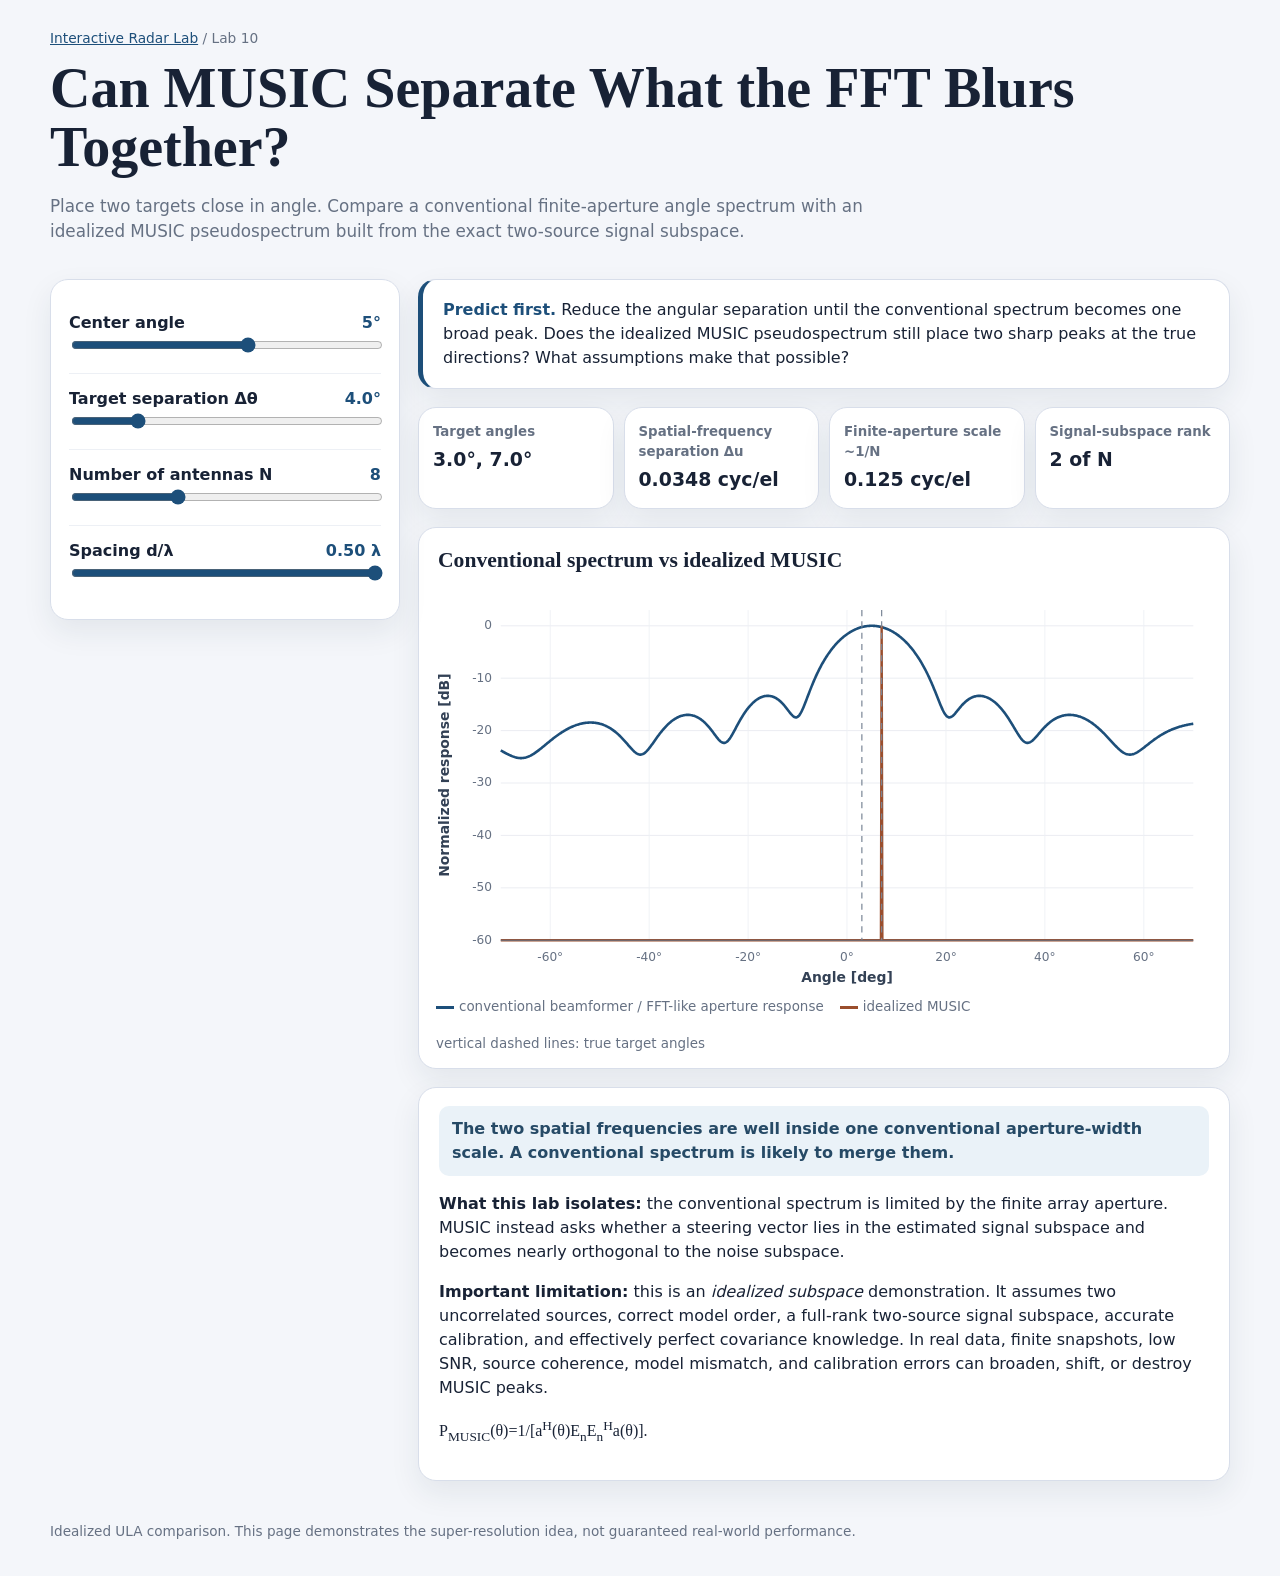
<file: labs/fft-vs-music/index.html>
<!doctype html><html lang="en"><head><meta charset="utf-8"><meta name="viewport" content="width=device-width,initial-scale=1"><title>FFT vs MUSIC Lab</title><link rel="stylesheet" href="../../assets/lab.css"><link rel="stylesheet" href="../../assets/mobile.css"></head><body>
<header class="top"><div class="wrap"><div class="crumb"><a href="../../">Interactive Radar Lab</a> / Lab 10</div><h1>Can MUSIC Separate What the FFT Blurs Together?</h1><p class="lede">Place two targets close in angle. Compare a conventional finite-aperture angle spectrum with an idealized MUSIC pseudospectrum built from the exact two-source signal subspace.</p></div></header>
<main class="wrap layout"><aside class="panel controls">
<div class="control"><div class="row"><span class="label">Center angle</span><span class="value" id="cv"></span></div><input id="c" type="range" min="-35" max="35" step="1" value="5"></div>
<div class="control"><div class="row"><span class="label">Target separation Δθ</span><span class="value" id="sepv"></span></div><input id="sep" type="range" min="0.5" max="18" step="0.5" value="4"></div>
<div class="control"><div class="row"><span class="label">Number of antennas N</span><span class="value" id="Nv"></span></div><input id="N" type="range" min="4" max="16" step="1" value="8"></div>
<div class="control"><div class="row"><span class="label">Spacing d/λ</span><span class="value" id="dv"></span></div><input id="d" type="range" min="0.25" max="0.5" step="0.05" value="0.5"></div>
</aside><section class="main">
<div class="panel question"><strong>Predict first.</strong> Reduce the angular separation until the conventional spectrum becomes one broad peak. Does the idealized MUSIC pseudospectrum still place two sharp peaks at the true directions? What assumptions make that possible?</div>
<div class="metrics"><div class="panel metric"><small>Target angles</small><b id="angs"></b></div><div class="panel metric"><small>Spatial-frequency separation Δu</small><b id="du"></b></div><div class="panel metric"><small>Finite-aperture scale ~1/N</small><b id="scale"></b></div><div class="panel metric"><small>Signal-subspace rank</small><b>2 of N</b></div></div>
<div class="panel plot"><h2>Conventional spectrum vs idealized MUSIC</h2><svg id="plot" viewBox="0 0 900 470"></svg><div class="legend"><span><span class="sw" style="background:#1d4f7a"></span>conventional beamformer / FFT-like aperture response</span><span><span class="sw" style="background:#9a4e2d"></span>idealized MUSIC</span><span>vertical dashed lines: true target angles</span></div></div>
<div class="panel note"><div class="status" id="status"></div><p><strong>What this lab isolates:</strong> the conventional spectrum is limited by the finite array aperture. MUSIC instead asks whether a steering vector lies in the estimated signal subspace and becomes nearly orthogonal to the noise subspace.</p><p><strong>Important limitation:</strong> this is an <em>idealized subspace</em> demonstration. It assumes two uncorrelated sources, correct model order, a full-rank two-source signal subspace, accurate calibration, and effectively perfect covariance knowledge. In real data, finite snapshots, low SNR, source coherence, model mismatch, and calibration errors can broaden, shift, or destroy MUSIC peaks.</p><p class="math">P<sub>MUSIC</sub>(θ)=1/[a<sup>H</sup>(θ)E<sub>n</sub>E<sub>n</sub><sup>H</sup>a(θ)].</p></div>
</section></main><footer class="wrap footer">Idealized ULA comparison. This page demonstrates the super-resolution idea, not guaranteed real-world performance.</footer>
<script>
const $=id=>document.getElementById(id);['c','sep','N','d'].forEach(id=>$(id).addEventListener('input',update));function E(tag,a={}){const e=document.createElementNS('http://www.w3.org/2000/svg',tag);Object.entries(a).forEach(([k,v])=>e.setAttribute(k,v));return e}
function cadd(a,b){return[a[0]+b[0],a[1]+b[1]]}function csub(a,b){return[a[0]-b[0],a[1]-b[1]]}function cmul(a,b){return[a[0]*b[0]-a[1]*b[1],a[0]*b[1]+a[1]*b[0]]}function cconj(a){return[a[0],-a[1]]}function cscale(a,s){return[a[0]*s,a[1]*s]}function cabs2(a){return a[0]*a[0]+a[1]*a[1]}
function steering(th,N,d){const u=d*Math.sin(th*Math.PI/180),a=[];for(let n=0;n<N;n++){const p=-2*Math.PI*u*n;a.push([Math.cos(p),Math.sin(p)])}return a}
function inner(a,b){let z=[0,0];for(let i=0;i<a.length;i++)z=cadd(z,cmul(cconj(a[i]),b[i]));return z}function norm(a){return Math.sqrt(Math.max(0,inner(a,a)[0]))}function scaleVec(a,s){return a.map(z=>cscale(z,s))}function subVec(a,b){return a.map((z,i)=>csub(z,b[i]))}
function gramSchmidt(a1,a2){const q1=scaleVec(a1,1/norm(a1));const proj=inner(q1,a2),v2=subVec(a2,q1.map(z=>cmul(z,proj)));const nv=norm(v2);return[q1,nv>1e-9?scaleVec(v2,1/nv):null]}
function dirichlet(x,N){const den=Math.sin(Math.PI*x);if(Math.abs(den)<1e-10)return 1;return Math.abs(Math.sin(Math.PI*N*x)/(N*den))}
function update(){const center=+$('c').value,sep=+$('sep').value,N=+$('N').value,d=+$('d').value,th1=center-sep/2,th2=center+sep/2,u1=d*Math.sin(th1*Math.PI/180),u2=d*Math.sin(th2*Math.PI/180),du=Math.abs(u2-u1);$('cv').textContent=center.toFixed(0)+'°';$('sepv').textContent=sep.toFixed(1)+'°';$('Nv').textContent=N;$('dv').textContent=d.toFixed(2)+' λ';$('angs').textContent=th1.toFixed(1)+'°, '+th2.toFixed(1)+'°';$('du').textContent=du.toFixed(4)+' cyc/el';$('scale').textContent=(1/N).toFixed(3)+' cyc/el';const ratio=du*N;$('status').textContent=ratio<.7?'The two spatial frequencies are well inside one conventional aperture-width scale. A conventional spectrum is likely to merge them.':ratio<1.3?'Transition region: conventional peak separation is marginal and depends on amplitudes, phases, and windowing.':'The spatial-frequency separation is larger than the rough 1/N aperture scale, so the conventional spectrum has an easier job.';draw(th1,th2,N,d)}
function draw(th1,th2,N,d){const s=$('plot');s.innerHTML='';const W=900,H=470,L=78,R=25,T=30,B=60,PW=W-L-R,PH=H-T-B,sx=th=>L+(th+70)/140*PW,sy=db=>T+(3-db)/63*PH,u1=d*Math.sin(th1*Math.PI/180),u2=d*Math.sin(th2*Math.PI/180),a1=steering(th1,N,d),a2=steering(th2,N,d),qs=gramSchmidt(a1,a2);[-60,-50,-40,-30,-20,-10,0].forEach(v=>{const y=sy(v);s.appendChild(E('line',{x1:L,y1:y,x2:W-R,y2:y,stroke:'#e8ebf1'}));let q=E('text',{x:L-10,y:y+4,'text-anchor':'end','font-size':14,fill:'#667183'});q.textContent=v;s.appendChild(q)});[-60,-40,-20,0,20,40,60].forEach(v=>{const x=sx(v);s.appendChild(E('line',{x1:x,y1:T,x2:x,y2:H-B,stroke:'#eef1f5'}));let q=E('text',{x,y:H-B+24,'text-anchor':'middle','font-size':14,fill:'#667183'});q.textContent=v+'°';s.appendChild(q)});const conv=[],mus=[];let cmx=0,mmx=0;for(let i=0;i<=1000;i++){const th=-70+140*i/1000,u=d*Math.sin(th*Math.PI/180),p1=dirichlet(u-u1,N),p2=dirichlet(u-u2,N),pc=Math.sqrt(p1*p1+p2*p2);conv.push([th,pc]);cmx=Math.max(cmx,pc);const a=steering(th,N,d);let proj=0;qs.forEach(q=>{if(q){const z=inner(q,a);proj+=cabs2(z)}});let den=Math.max(1e-10,N-proj);const pm=1/den;mus.push([th,pm]);mmx=Math.max(mmx,pm)}const db=(v,m)=>20*Math.log10(Math.max(v/m,1e-4));let p='';conv.forEach(([th,v],i)=>p+=(i?'L':'M')+sx(th)+','+sy(db(v,cmx)));s.appendChild(E('path',{d:p,fill:'none',stroke:'#1d4f7a','stroke-width':3}));p='';mus.forEach(([th,v],i)=>p+=(i?'L':'M')+sx(th)+','+sy(Math.max(-60,db(v,mmx))));s.appendChild(E('path',{d:p,fill:'none',stroke:'#9a4e2d','stroke-width':2.8}));[th1,th2].forEach(th=>s.appendChild(E('line',{x1:sx(th),y1:T,x2:sx(th),y2:H-B,stroke:'#7b8797','stroke-width':1.4,'stroke-dasharray':'7 6'})));s.appendChild(E('line',{x1:L,y1:H-B,x2:W-R,y2:H-B,stroke:'#667183','stroke-width':1.4}));let xt=E('text',{x:L+PW/2,y:H-12,'text-anchor':'middle','font-size':16,'font-weight':650,fill:'#334155'});xt.textContent='Angle [deg]';s.appendChild(xt);let yt=E('text',{x:18,y:T+PH/2,'text-anchor':'middle','font-size':16,'font-weight':650,fill:'#334155',transform:`rotate(-90 18 ${T+PH/2})`});yt.textContent='Normalized response [dB]';s.appendChild(yt)}
update();
</script></body></html>
</file>
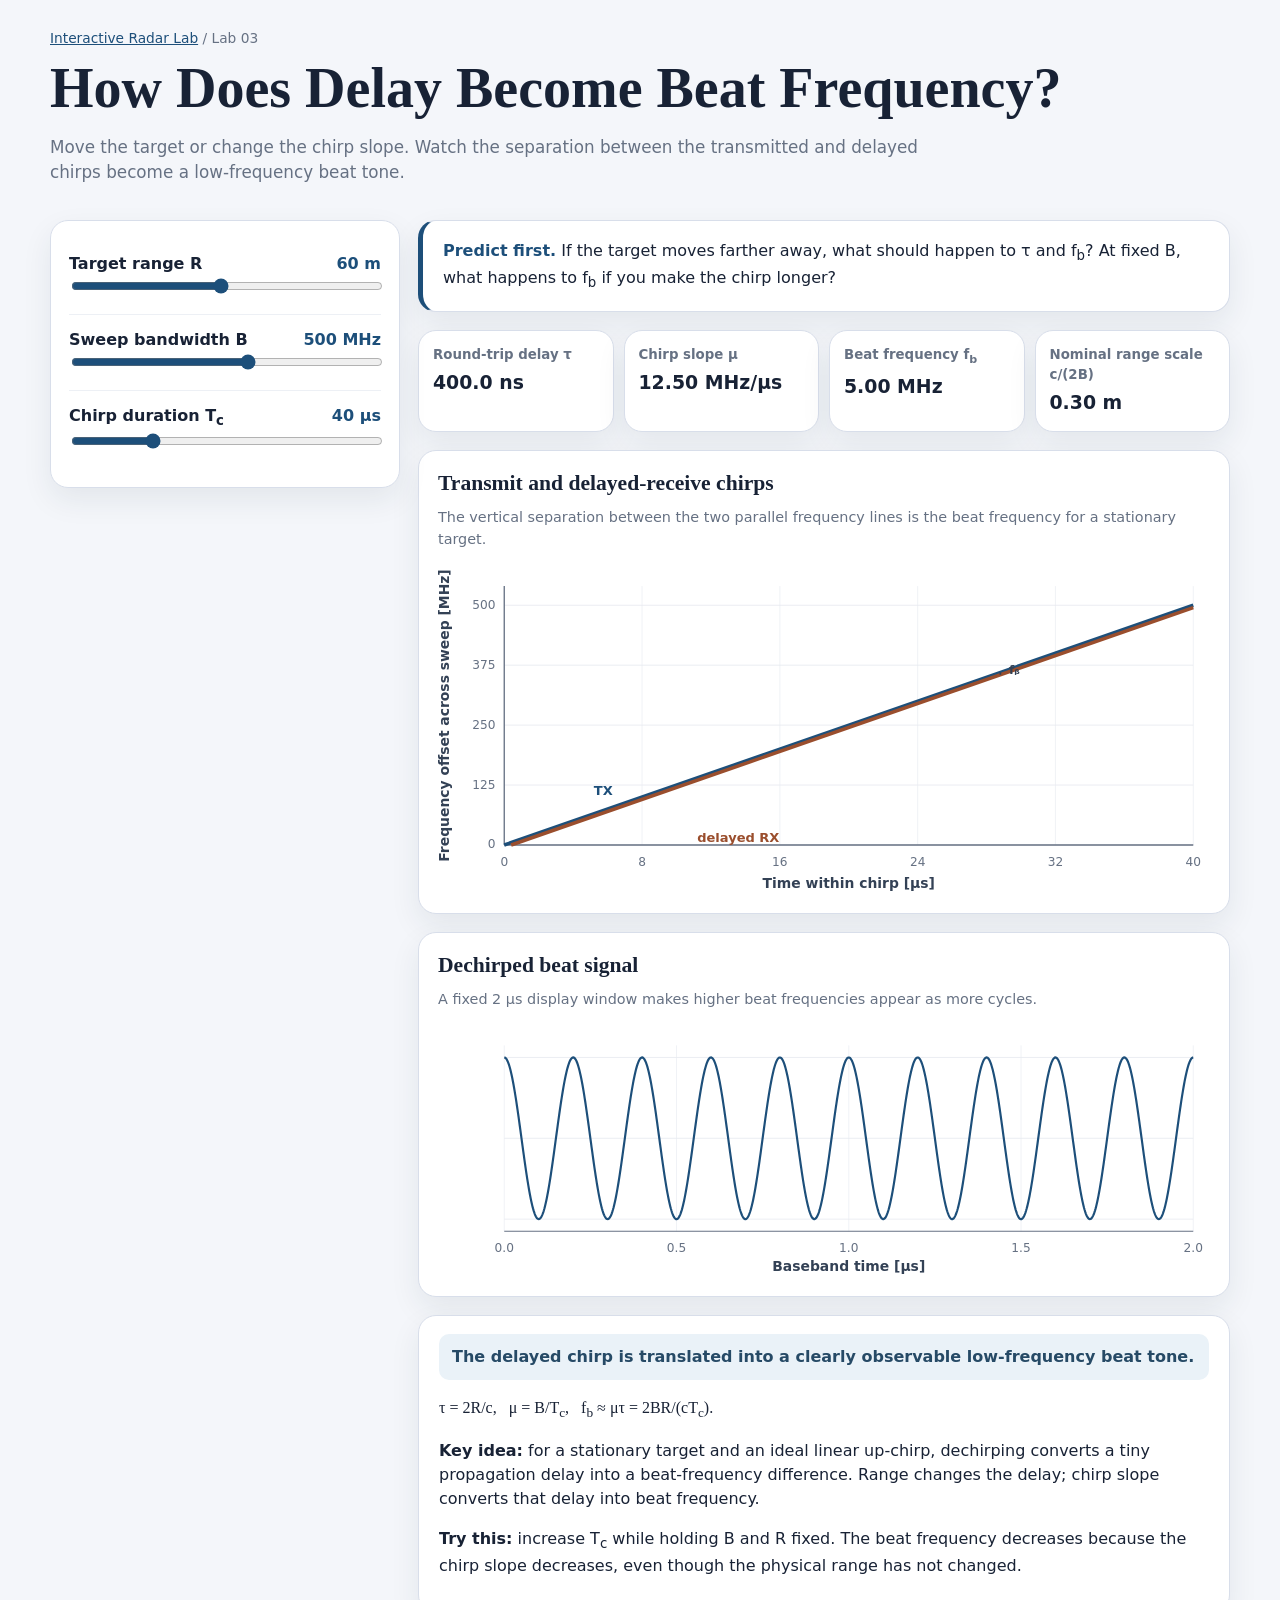
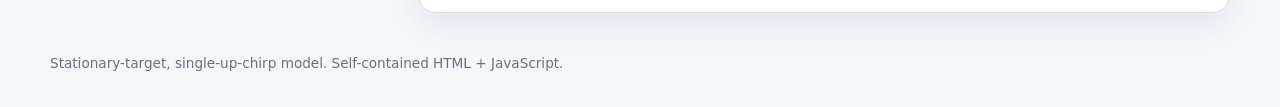
<file: labs/fmcw-beat/index.html>
<!doctype html><html lang="en"><head><meta charset="utf-8"><meta name="viewport" content="width=device-width,initial-scale=1"><title>FMCW Beat Frequency Lab</title><link rel="stylesheet" href="../../assets/lab.css"><link rel="stylesheet" href="../../assets/mobile.css"></head><body>
<header class="top"><div class="wrap"><div class="crumb"><a href="../../">Interactive Radar Lab</a> / Lab 03</div><h1>How Does Delay Become Beat Frequency?</h1><p class="lede">Move the target or change the chirp slope. Watch the separation between the transmitted and delayed chirps become a low-frequency beat tone.</p></div></header>
<main class="wrap layout"><aside class="panel controls">
<div class="control"><div class="row"><span class="label">Target range R</span><span class="value" id="Rv"></span></div><input id="R" type="range" min="5" max="120" step="5" value="60"></div>
<div class="control"><div class="row"><span class="label">Sweep bandwidth B</span><span class="value" id="Bv"></span></div><input id="B" type="range" min="100" max="800" step="25" value="500"></div>
<div class="control"><div class="row"><span class="label">Chirp duration T<sub>c</sub></span><span class="value" id="Tcv"></span></div><input id="Tc" type="range" min="20" max="100" step="5" value="40"></div>
</aside><section class="main">
<div class="panel question"><strong>Predict first.</strong> If the target moves farther away, what should happen to τ and f<sub>b</sub>? At fixed B, what happens to f<sub>b</sub> if you make the chirp longer?</div>
<div class="metrics"><div class="panel metric"><small>Round-trip delay τ</small><b id="tau"></b></div><div class="panel metric"><small>Chirp slope μ</small><b id="mu"></b></div><div class="panel metric"><small>Beat frequency f<sub>b</sub></small><b id="fb"></b></div><div class="panel metric"><small>Nominal range scale c/(2B)</small><b id="res"></b></div></div>
<div class="panel plot"><h2>Transmit and delayed-receive chirps</h2><p>The vertical separation between the two parallel frequency lines is the beat frequency for a stationary target.</p><svg id="tf" viewBox="0 0 900 390"></svg></div>
<div class="panel plot"><h2>Dechirped beat signal</h2><p>A fixed 2 µs display window makes higher beat frequencies appear as more cycles.</p><svg id="beat" viewBox="0 0 900 300"></svg></div>
<div class="panel note"><div class="status" id="status"></div><p class="math">τ = 2R/c, &nbsp; μ = B/T<sub>c</sub>, &nbsp; f<sub>b</sub> ≈ μτ = 2BR/(cT<sub>c</sub>).</p><p><strong>Key idea:</strong> for a stationary target and an ideal linear up-chirp, dechirping converts a tiny propagation delay into a beat-frequency difference. Range changes the delay; chirp slope converts that delay into beat frequency.</p><p><strong>Try this:</strong> increase T<sub>c</sub> while holding B and R fixed. The beat frequency decreases because the chirp slope decreases, even though the physical range has not changed.</p></div>
</section></main><footer class="wrap footer">Stationary-target, single-up-chirp model. Self-contained HTML + JavaScript.</footer>
<script>
const c=3e8,$=id=>document.getElementById(id);['R','B','Tc'].forEach(id=>$(id).addEventListener('input',update));function E(tag,a={}){const e=document.createElementNS('http://www.w3.org/2000/svg',tag);Object.entries(a).forEach(([k,v])=>e.setAttribute(k,v));return e}
function update(){const R=+$('R').value,B=+$('B').value*1e6,Tc=+$('Tc').value*1e-6,tau=2*R/c,mu=B/Tc,fb=mu*tau,res=c/(2*B);$('Rv').textContent=R.toFixed(0)+' m';$('Bv').textContent=(B/1e6).toFixed(0)+' MHz';$('Tcv').textContent=(Tc*1e6).toFixed(0)+' µs';$('tau').textContent=(tau*1e9).toFixed(1)+' ns';$('mu').textContent=(mu/1e12).toFixed(2)+' MHz/µs';$('fb').textContent=(fb/1e6).toFixed(2)+' MHz';$('res').textContent=res.toFixed(2)+' m';$('status').textContent=fb<1e6?'Low beat frequency: only a few beat cycles appear in the fixed display window.':'The delayed chirp is translated into a clearly observable low-frequency beat tone.';drawTF(B,Tc,tau,fb);drawBeat(fb)}
function drawTF(B,Tc,tau,fb){const s=$('tf');s.innerHTML='';const W=900,H=390,L=82,R=25,T=30,Bp=62,PW=W-L-R,PH=H-T-Bp;const sx=t=>L+t/Tc*PW,sy=f=>T+(1-f/(B*1.08))*PH;for(let i=0;i<=5;i++){const tv=Tc*i/5,x=sx(tv);s.appendChild(E('line',{x1:x,y1:T,x2:x,y2:H-Bp,stroke:'#eef1f5'}));let q=E('text',{x,y:H-Bp+24,'text-anchor':'middle','font-size':14,fill:'#667183'});q.textContent=(tv*1e6).toFixed(0);s.appendChild(q)};for(let i=0;i<=4;i++){const fv=B*i/4,y=sy(fv);s.appendChild(E('line',{x1:L,y1:y,x2:W-R,y2:y,stroke:'#e8ebf1'}));let q=E('text',{x:L-10,y:y+4,'text-anchor':'end','font-size':14,fill:'#667183'});q.textContent=(fv/1e6).toFixed(0);s.appendChild(q)};s.appendChild(E('line',{x1:L,y1:H-Bp,x2:W-R,y2:H-Bp,stroke:'#667183','stroke-width':1.5}));s.appendChild(E('line',{x1:L,y1:T,x2:L,y2:H-Bp,stroke:'#667183','stroke-width':1.5}));let xt=E('text',{x:L+PW/2,y:H-13,'text-anchor':'middle','font-size':16,'font-weight':650,fill:'#334155'});xt.textContent='Time within chirp [µs]';s.appendChild(xt);let yt=E('text',{x:18,y:T+PH/2,'text-anchor':'middle','font-size':16,'font-weight':650,fill:'#334155',transform:`rotate(-90 18 ${T+PH/2})`});yt.textContent='Frequency offset across sweep [MHz]';s.appendChild(yt);const tx=`M${sx(0)},${sy(0)}L${sx(Tc)},${sy(B)}`;s.appendChild(E('path',{d:tx,fill:'none',stroke:'#1d4f7a','stroke-width':4}));const rx=`M${sx(tau)},${sy(0)}L${sx(Tc)},${sy(B*(Tc-tau)/Tc)}`;s.appendChild(E('path',{d:rx,fill:'none',stroke:'#9a4e2d','stroke-width':4}));const tm=.72*Tc,ytx=B*tm/Tc,yrx=B*(tm-tau)/Tc,xm=sx(tm);s.appendChild(E('line',{x1:xm,y1:sy(ytx),x2:xm,y2:sy(Math.max(0,yrx)),stroke:'#334155','stroke-width':2}));let lab=E('text',{x:xm+10,y:(sy(ytx)+sy(Math.max(0,yrx)))/2,'font-size':14,'font-weight':700,fill:'#334155'});lab.textContent='fᵦ';s.appendChild(lab);lab=E('text',{x:sx(.13*Tc),y:sy(.18*B)-8,'font-size':15,'font-weight':700,fill:'#1d4f7a'});lab.textContent='TX';s.appendChild(lab);lab=E('text',{x:sx(.28*Tc),y:sy(.12*B)+30,'font-size':15,'font-weight':700,fill:'#9a4e2d'});lab.textContent='delayed RX';s.appendChild(lab)}
function drawBeat(fb){const s=$('beat');s.innerHTML='';const W=900,H=300,L=82,R=25,T=28,Bp=58,PW=W-L-R,PH=H-T-Bp;const Tw=2e-6,sx=t=>L+t/Tw*PW,sy=y=>T+(1.15-y)/(2.3)*PH;for(let i=0;i<=4;i++){const tv=Tw*i/4,x=sx(tv);s.appendChild(E('line',{x1:x,y1:T,x2:x,y2:H-Bp,stroke:'#eef1f5'}));let q=E('text',{x,y:H-Bp+24,'text-anchor':'middle','font-size':14,fill:'#667183'});q.textContent=(tv*1e6).toFixed(1);s.appendChild(q)};[-1,0,1].forEach(v=>{const y=sy(v);s.appendChild(E('line',{x1:L,y1:y,x2:W-R,y2:y,stroke:'#e8ebf1'}))});s.appendChild(E('line',{x1:L,y1:H-Bp,x2:W-R,y2:H-Bp,stroke:'#667183','stroke-width':1.4}));let d='';const n=1200;for(let i=0;i<n;i++){const t=Tw*i/(n-1),y=Math.cos(2*Math.PI*fb*t);d+=(i?'L':'M')+sx(t)+','+sy(y)}s.appendChild(E('path',{d,fill:'none',stroke:'#1d4f7a','stroke-width':2.5}));let xt=E('text',{x:L+PW/2,y:H-12,'text-anchor':'middle','font-size':16,'font-weight':650,fill:'#334155'});xt.textContent='Baseband time [µs]';s.appendChild(xt)}
update();
</script></body></html>
</file>
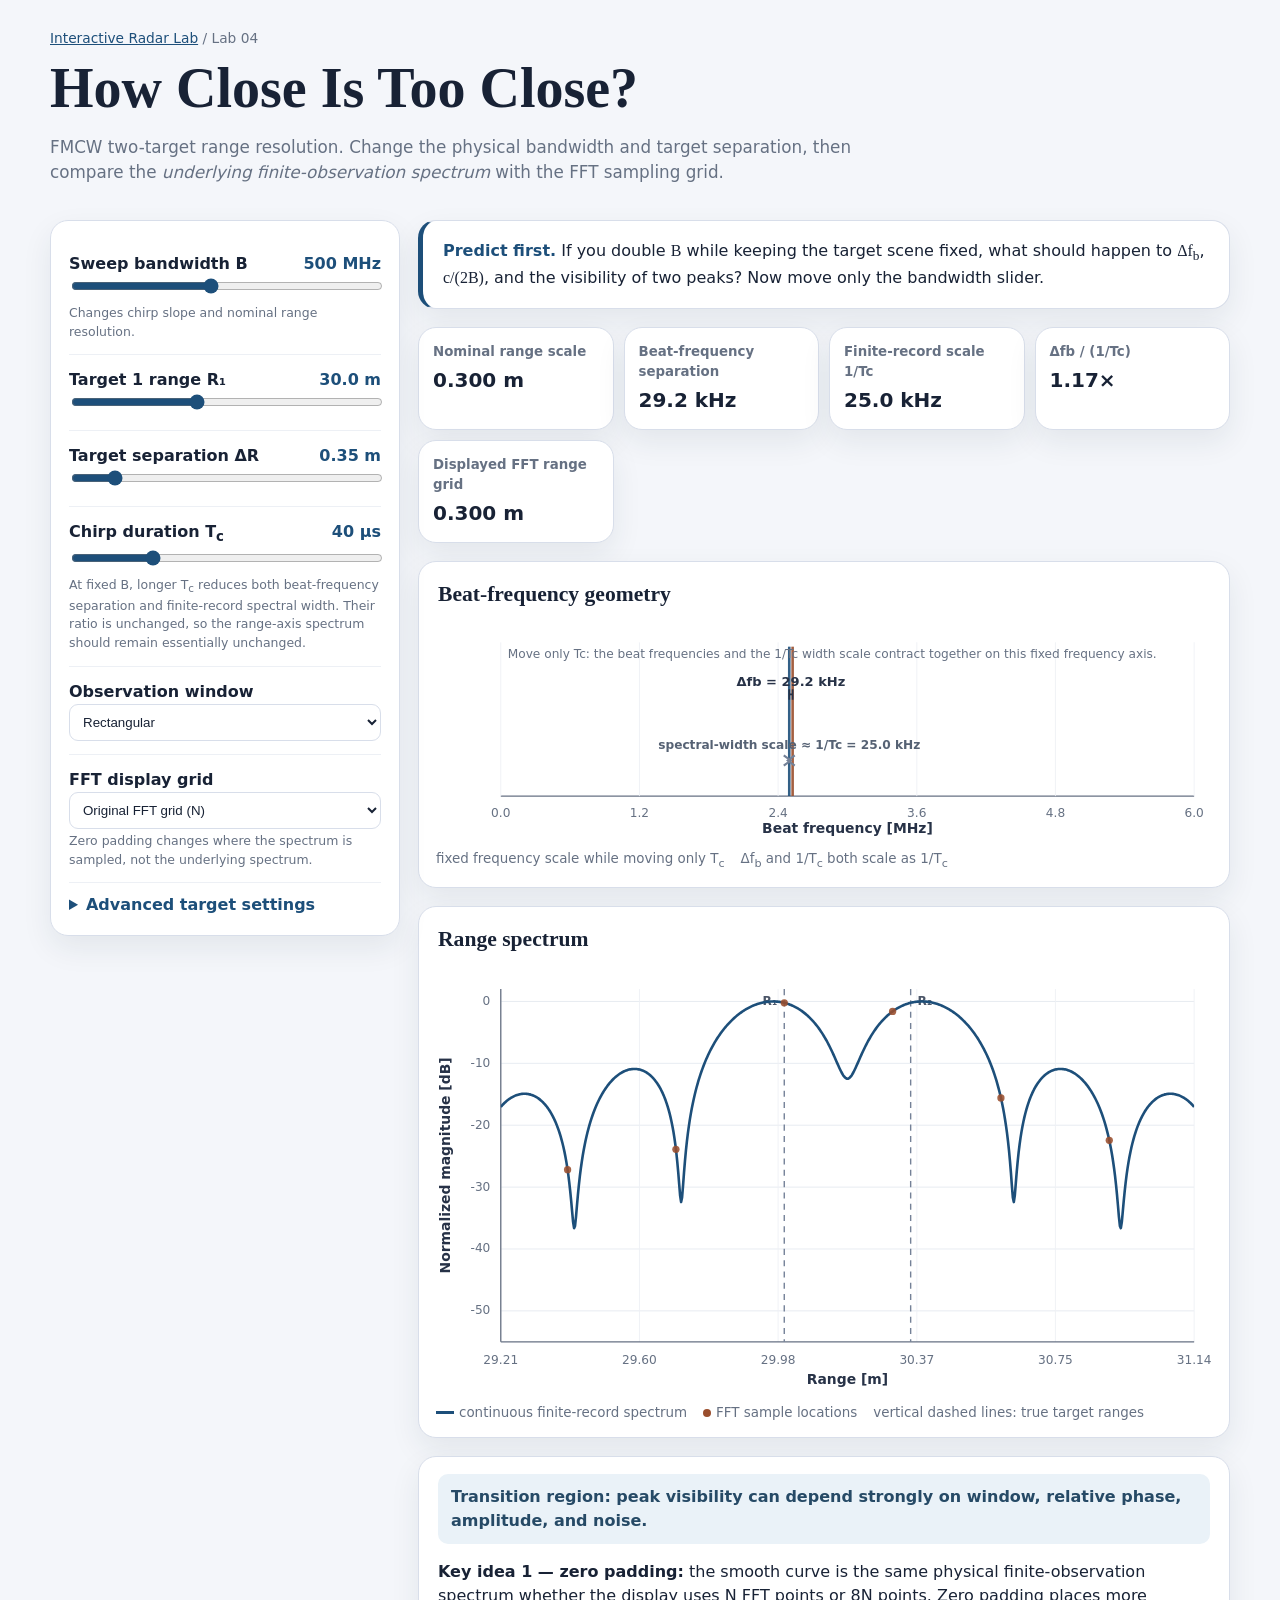
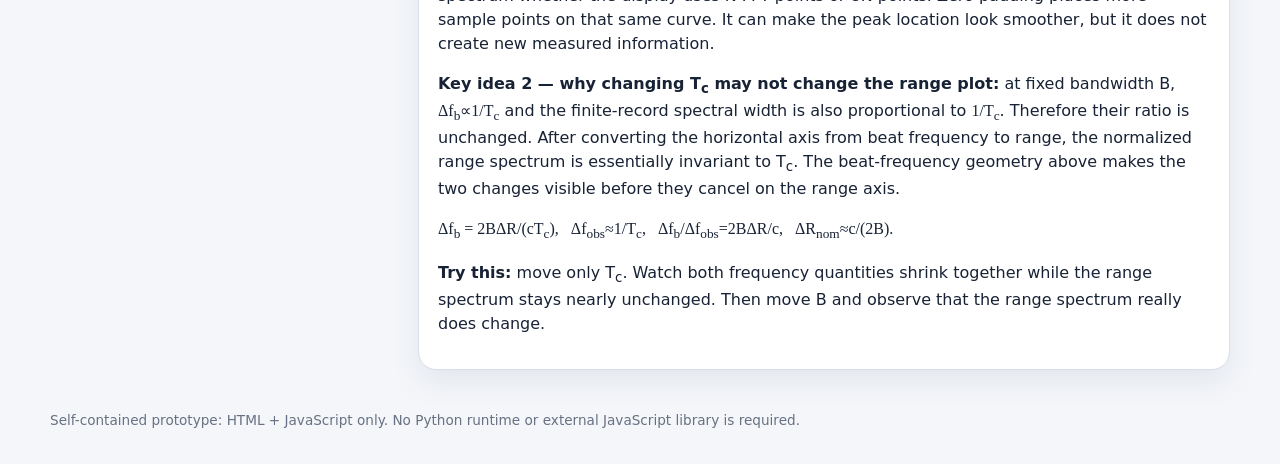
<file: labs/fmcw-range-resolution/index.html>
<!doctype html>
<html lang="en">
<head>
<meta charset="utf-8">
<meta name="viewport" content="width=device-width, initial-scale=1">
<title>FMCW Two-Target Resolution Lab</title>
<style>
:root{--bg:#f4f6fa;--panel:#fff;--ink:#182235;--muted:#667183;--line:#d8deea;--accent:#1d4f7a;--accent2:#9a4e2d;--soft:#eaf2f8;--shadow:0 12px 30px rgba(25,45,70,.08);font-family:Inter,ui-sans-serif,system-ui,-apple-system,BlinkMacSystemFont,"Segoe UI",sans-serif}*{box-sizing:border-box}body{margin:0;background:var(--bg);color:var(--ink);line-height:1.5}.wrap{width:min(1180px,calc(100% - 26px));margin:auto}.top{padding:28px 0 18px}.crumb{font-size:.86rem;color:var(--muted)}.crumb a{color:var(--accent)}h1{font-family:Georgia,"Times New Roman",serif;font-size:clamp(2rem,5vw,3.5rem);line-height:1.06;margin:10px 0}.lede{color:var(--muted);max-width:820px;font-size:1.05rem}.layout{display:grid;grid-template-columns:minmax(270px,350px) 1fr;gap:18px;padding-bottom:30px}.panel{background:var(--panel);border:1px solid var(--line);border-radius:18px;box-shadow:var(--shadow)}.controls{padding:18px;align-self:start;position:sticky;top:12px}.control{padding:13px 0;border-bottom:1px solid #edf0f5}.control:last-child{border-bottom:0}.row{display:flex;justify-content:space-between;align-items:baseline;gap:10px}.label{font-weight:700}.value{font-variant-numeric:tabular-nums;color:var(--accent);font-weight:750}.hint{font-size:.78rem;color:var(--muted);margin-top:3px}input[type=range]{width:100%;accent-color:var(--accent)}select{width:100%;padding:9px;border:1px solid var(--line);border-radius:9px;background:#fff;color:var(--ink)}.main{display:grid;gap:18px}.question{padding:18px 20px;border-left:5px solid var(--accent)}.question strong{color:var(--accent)}.metrics{display:grid;grid-template-columns:repeat(4,minmax(130px,1fr));gap:10px}.metric{padding:14px}.metric small{display:block;color:var(--muted);font-weight:650}.metric b{display:block;font-size:1.25rem;margin-top:3px}.plot{padding:14px}.plot h2{font-family:Georgia,"Times New Roman",serif;margin:2px 5px 8px;font-size:1.35rem}svg{display:block;width:100%;height:auto;background:#fff;border-radius:10px}.note{padding:17px 19px}.math{font-family:"Cambria Math","STIX Two Math",Georgia,serif}.status{padding:11px 13px;border-radius:10px;background:var(--soft);color:#264a66;font-weight:650}.legend{display:flex;gap:16px;flex-wrap:wrap;font-size:.84rem;color:var(--muted);padding:5px 3px 0}.sw{display:inline-block;width:18px;height:3px;vertical-align:middle;margin-right:5px}.dot{width:8px;height:8px;border-radius:50%;display:inline-block;margin-right:5px}.footer{padding:10px 0 34px;color:var(--muted);font-size:.85rem}.advanced{margin-top:10px}.advanced summary{cursor:pointer;font-weight:700;color:var(--accent)}@media(max-width:850px){.layout{grid-template-columns:1fr}.controls{position:static}.metrics{grid-template-columns:repeat(2,1fr)}}@media(max-width:500px){.wrap{width:min(100% - 14px,1180px)}.metrics{grid-template-columns:1fr 1fr}.metric b{font-size:1.05rem}}
</style>
<link rel="stylesheet" href="../../assets/mobile.css"></head>
<body>
<header class="top"><div class="wrap"><div class="crumb"><a href="../../">Interactive Radar Lab</a> / Lab 04</div><h1>How Close Is Too Close?</h1><p class="lede">FMCW two-target range resolution. Change the physical bandwidth and target separation, then compare the <em>underlying finite-observation spectrum</em> with the FFT sampling grid.</p></div></header>
<main class="wrap layout">
<aside class="panel controls">
  <div class="control"><div class="row"><span class="label">Sweep bandwidth B</span><span class="value" id="Bv"></span></div><input id="B" type="range" min="100" max="1000" step="25" value="500"><div class="hint">Changes chirp slope and nominal range resolution.</div></div>
  <div class="control"><div class="row"><span class="label">Target 1 range R₁</span><span class="value" id="R1v"></span></div><input id="R1" type="range" min="10" max="60" step="0.5" value="30"></div>
  <div class="control"><div class="row"><span class="label">Target separation ΔR</span><span class="value" id="dRv"></span></div><input id="dR" type="range" min="0.05" max="2.5" step="0.05" value="0.35"></div>
  <div class="control"><div class="row"><span class="label">Chirp duration T<sub>c</sub></span><span class="value" id="Tcv"></span></div><input id="Tc" type="range" min="20" max="100" step="5" value="40"><div class="hint">At fixed B, longer T<sub>c</sub> reduces both beat-frequency separation and finite-record spectral width. Their ratio is unchanged, so the range-axis spectrum should remain essentially unchanged.</div></div>
  <div class="control"><label class="label" for="window">Observation window</label><select id="window"><option value="rect">Rectangular</option><option value="hann">Hann</option></select></div>
  <div class="control"><label class="label" for="fftFactor">FFT display grid</label><select id="fftFactor"><option value="1">Original FFT grid (N)</option><option value="8">8× zero-padded grid (8N)</option></select><div class="hint">Zero padding changes where the spectrum is sampled, not the underlying spectrum.</div></div>
  <details class="advanced"><summary>Advanced target settings</summary><div class="control"><div class="row"><span class="label">Target 2 amplitude</span><span class="value" id="A2v"></span></div><input id="A2" type="range" min="0.2" max="1" step="0.05" value="1"></div><div class="control"><div class="row"><span class="label">Relative phase</span><span class="value" id="phiv"></span></div><input id="phi" type="range" min="0" max="360" step="15" value="0"></div></details>
</aside>
<section class="main">
  <div class="panel question"><strong>Predict first.</strong> If you double <span class="math">B</span> while keeping the target scene fixed, what should happen to <span class="math">Δf<sub>b</sub></span>, <span class="math">c/(2B)</span>, and the visibility of two peaks? Now move only the bandwidth slider.</div>
  <div class="metrics">
    <div class="panel metric"><small>Nominal range scale</small><b id="res"></b></div>
    <div class="panel metric"><small>Beat-frequency separation</small><b id="dfb"></b></div>
    <div class="panel metric"><small>Finite-record scale 1/Tc</small><b id="dfobs"></b></div>
    <div class="panel metric"><small>Δfb / (1/Tc)</small><b id="fratio"></b></div>
    <div class="panel metric"><small>Displayed FFT range grid</small><b id="grid"></b></div>
  </div>
  <div class="panel plot"><h2>Beat-frequency geometry</h2><svg id="beatGeometry" viewBox="0 0 900 260" role="img" aria-label="Beat-frequency separation and finite-record scale"></svg><div class="legend"><span>fixed frequency scale while moving only T<sub>c</sub></span><span>Δf<sub>b</sub> and 1/T<sub>c</sub> both scale as 1/T<sub>c</sub></span></div></div>
  <div class="panel plot"><h2>Range spectrum</h2><svg id="spectrum" viewBox="0 0 900 500" role="img" aria-label="Interactive FMCW range spectrum"></svg><div class="legend"><span><span class="sw" style="background:#1d4f7a"></span>continuous finite-record spectrum</span><span><span class="dot" style="background:#9a4e2d"></span>FFT sample locations</span><span>vertical dashed lines: true target ranges</span></div></div>
  <div class="panel note"><div class="status" id="status"></div><p><strong>Key idea 1 — zero padding:</strong> the smooth curve is the same physical finite-observation spectrum whether the display uses N FFT points or 8N points. Zero padding places more sample points on that same curve. It can make the peak location look smoother, but it does not create new measured information.</p><p><strong>Key idea 2 — why changing T<sub>c</sub> may not change the range plot:</strong> at fixed bandwidth B, <span class="math">Δf<sub>b</sub>∝1/T<sub>c</sub></span> and the finite-record spectral width is also proportional to <span class="math">1/T<sub>c</sub></span>. Therefore their ratio is unchanged. After converting the horizontal axis from beat frequency to range, the normalized range spectrum is essentially invariant to T<sub>c</sub>. The beat-frequency geometry above makes the two changes visible before they cancel on the range axis.</p><p class="math">Δf<sub>b</sub> = 2BΔR/(cT<sub>c</sub>), &nbsp; Δf<sub>obs</sub>≈1/T<sub>c</sub>, &nbsp; Δf<sub>b</sub>/Δf<sub>obs</sub>=2BΔR/c, &nbsp; ΔR<sub>nom</sub>≈c/(2B).</p><p><strong>Try this:</strong> move only T<sub>c</sub>. Watch both frequency quantities shrink together while the range spectrum stays nearly unchanged. Then move B and observe that the range spectrum really does change.</p></div>
</section>
</main>
<footer class="wrap footer">Self-contained prototype: HTML + JavaScript only. No Python runtime or external JavaScript library is required.</footer>
<script>
const c=3e8;
const $=id=>document.getElementById(id);
const controls=['B','R1','dR','Tc','window','fftFactor','A2','phi'];
controls.forEach(id=>$(id).addEventListener('input',update));
function sinc(x){ if(Math.abs(x)<1e-10) return 1; return Math.sin(Math.PI*x)/(Math.PI*x); }
function cmul(a,b){return [a[0]*b[0]-a[1]*b[1],a[0]*b[1]+a[1]*b[0]]}
function cadd(a,b){return [a[0]+b[0],a[1]+b[1]]}
function cscale(a,s){return [a[0]*s,a[1]*s]}
function Rresp(df,T){ const a=Math.PI*df*T; const m=T*sinc(df*T); return [m*Math.cos(-a),m*Math.sin(-a)]; }
function Wresp(df,T,type){
  if(type==='rect') return Rresp(df,T);
  let x=cscale(Rresp(df,T),.5);
  x=cadd(x,cscale(Rresp(df-1/T,T),-.25));
  x=cadd(x,cscale(Rresp(df+1/T,T),-.25));
  return x;
}
function spectrumAt(f, f1, f2, T, win, A2, phi){
  const x1=Wresp(f-f1,T,win);
  const p=[Math.cos(phi),Math.sin(phi)];
  const x2=cscale(cmul(Wresp(f-f2,T,win),p),A2);
  const z=cadd(x1,x2); return Math.hypot(z[0],z[1]);
}
function svgEl(tag,attrs={}){const el=document.createElementNS('http://www.w3.org/2000/svg',tag);Object.entries(attrs).forEach(([k,v])=>el.setAttribute(k,v));return el}
function update(){
  const B=+$('B').value*1e6, R1=+$('R1').value, dR=+$('dR').value, R2=R1+dR, T=+$('Tc').value*1e-6;
  const win=$('window').value, factor=+$('fftFactor').value, A2=+$('A2').value, phi=+$('phi').value*Math.PI/180;
  const mu=B/T, f1=2*mu*R1/c, f2=2*mu*R2/c, res=c/(2*B), dfb=Math.abs(f2-f1), dfobs=1/T, fratio=dfb/dfobs, dRgrid=res/factor, ratio=dR/res;
  $('Bv').textContent=(B/1e6).toFixed(0)+' MHz'; $('R1v').textContent=R1.toFixed(1)+' m'; $('dRv').textContent=dR.toFixed(2)+' m'; $('Tcv').textContent=(T*1e6).toFixed(0)+' µs'; $('A2v').textContent=A2.toFixed(2)+'×'; $('phiv').textContent=(phi*180/Math.PI).toFixed(0)+'°';
  $('res').textContent=res.toFixed(3)+' m'; $('dfb').textContent=(dfb/1e3).toFixed(1)+' kHz'; $('dfobs').textContent=(dfobs/1e3).toFixed(1)+' kHz'; $('fratio').textContent=fratio.toFixed(2)+'×'; $('grid').textContent=dRgrid.toFixed(3)+' m';
  let msg=''; if(ratio<0.7) msg='Strong-overlap region: the target spacing is well below the nominal range scale.'; else if(ratio<1.4) msg='Transition region: peak visibility can depend strongly on window, relative phase, amplitude, and noise.'; else msg='The target spacing exceeds the nominal range scale; conventional separation is generally easier.'; $('status').textContent=msg;
  drawBeatGeometry({B,R1,R2,dR,T,mu,f1,f2,dfb,dfobs});
  draw({B,R1,R2,dR,T,win,factor,A2,phi,mu,f1,f2,res,dRgrid});
}
function drawBeatGeometry(p){
  const svg=$('beatGeometry'); svg.innerHTML='';
  const W=900,H=260,L=78,R=24,Tp=28,Bp=55,PW=W-L-R,PH=H-Tp-Bp;
  const Tmin=20e-6;
  const muMax=p.B/Tmin;
  const fMax=Math.max(1.15*(2*muMax*(p.R2+1)/c), 1e5);
  const sx=f=>L+f/fMax*PW;
  const y1=88, y2=164;
  const defs=svgEl('defs'); const cp=svgEl('clipPath',{id:'beatClip'}); cp.appendChild(svgEl('rect',{x:L,y:Tp,width:PW,height:PH})); defs.appendChild(cp); svg.appendChild(defs);
  svg.appendChild(svgEl('line',{x1:L,y1:H-Bp,x2:W-R,y2:H-Bp,stroke:'#667183','stroke-width':1.5}));
  for(let i=0;i<=5;i++){
    const fv=fMax*i/5, x=sx(fv);
    svg.appendChild(svgEl('line',{x1:x,y1:Tp,x2:x,y2:H-Bp,stroke:'#eef1f5','stroke-width':1}));
    const t=svgEl('text',{x:x,y:H-Bp+24,'text-anchor':'middle','font-size':14,fill:'#667183'});t.textContent=(fv/1e6).toFixed(1);svg.appendChild(t);
  }
  const xt=svgEl('text',{x:L+PW/2,y:H-12,'text-anchor':'middle','font-size':16,'font-weight':650,fill:'#273247'});xt.textContent='Beat frequency [MHz]';svg.appendChild(xt);
  const g=svgEl('g',{'clip-path':'url(#beatClip)'}); svg.appendChild(g);
  [p.f1,p.f2].forEach((f,j)=>{
    const x=sx(f); g.appendChild(svgEl('line',{x1:x,y1:Tp+5,x2:x,y2:H-Bp,stroke:j?'#9a4e2d':'#1d4f7a','stroke-width':3,opacity:.9}));
  });
  const xa=sx(p.f1), xb=sx(p.f2);
  g.appendChild(svgEl('line',{x1:xa,y1:y1,x2:xb,y2:y1,stroke:'#273247','stroke-width':2}));
  g.appendChild(svgEl('line',{x1:xa,y1:y1-6,x2:xa,y2:y1+6,stroke:'#273247','stroke-width':2}));
  g.appendChild(svgEl('line',{x1:xb,y1:y1-6,x2:xb,y2:y1+6,stroke:'#273247','stroke-width':2}));
  let t=svgEl('text',{x:(xa+xb)/2,y:y1-10,'text-anchor':'middle','font-size':15,'font-weight':700,fill:'#273247'});t.textContent=`Δfb = ${(p.dfb/1e3).toFixed(1)} kHz`;g.appendChild(t);
  const hw=p.dfobs/2, xw1=sx(Math.max(0,p.f1-hw)), xw2=sx(p.f1+hw);
  g.appendChild(svgEl('line',{x1:xw1,y1:y2,x2:xw2,y2:y2,stroke:'#748197','stroke-width':2.5}));
  g.appendChild(svgEl('polyline',{points:`${xw1+8},${y2-6} ${xw1},${y2} ${xw1+8},${y2+6}`,fill:'none',stroke:'#748197','stroke-width':2.5}));
  g.appendChild(svgEl('polyline',{points:`${xw2-8},${y2-6} ${xw2},${y2} ${xw2-8},${y2+6}`,fill:'none',stroke:'#748197','stroke-width':2.5}));
  t=svgEl('text',{x:(xw1+xw2)/2,y:y2-13,'text-anchor':'middle','font-size':14,'font-weight':700,fill:'#566274'});t.textContent=`spectral-width scale ≈ 1/Tc = ${(p.dfobs/1e3).toFixed(1)} kHz`;g.appendChild(t);
  let lab=svgEl('text',{x:L+8,y:Tp+18,'font-size':14,fill:'#667183'});lab.textContent='Move only Tc: the beat frequencies and the 1/Tc width scale contract together on this fixed frequency axis.';svg.appendChild(lab);
}
function draw(p){
  const svg=$('spectrum'); svg.innerHTML=''; const W=900,H=500,L=78,R=24,Tp=30,Bp=64, PW=W-L-R, PH=H-Tp-Bp;
  const defs=svgEl('defs'); const cp=svgEl('clipPath',{id:'rangeClip'}); cp.appendChild(svgEl('rect',{x:L,y:Tp,width:PW,height:PH})); defs.appendChild(cp); svg.appendChild(defs);
  const half=Math.max(3.2*p.res,1.35*p.dR,0.65); const mid=(p.R1+p.R2)/2; let xmin=Math.max(0,mid-half), xmax=mid+half;
  const n=720, arr=[]; let maxMag=0;
  for(let i=0;i<n;i++){const rr=xmin+(xmax-xmin)*i/(n-1); const f=2*p.mu*rr/c; const m=spectrumAt(f,p.f1,p.f2,p.T,p.win,p.A2,p.phi);arr.push([rr,m]); if(m>maxMag)maxMag=m;}
  const db=m=>20*Math.log10(Math.max(m/maxMag,1e-5)); const ymin=-55,ymax=2;
  const sx=x=>L+(x-xmin)/(xmax-xmin)*PW, sy=y=>Tp+(ymax-y)/(ymax-ymin)*PH;
  [-50,-40,-30,-20,-10,0].forEach(v=>{const y=sy(v);svg.appendChild(svgEl('line',{x1:L,y1:y,x2:W-R,y2:y,stroke:'#e4e8ef','stroke-width':1}));const t=svgEl('text',{x:L-12,y:y+4,'text-anchor':'end','font-size':14,fill:'#667183'});t.textContent=v;svg.appendChild(t)});
  const ticks=5; for(let i=0;i<=ticks;i++){const xval=xmin+(xmax-xmin)*i/ticks,x=sx(xval);svg.appendChild(svgEl('line',{x1:x,y1:Tp,x2:x,y2:H-Bp,stroke:'#eef1f5','stroke-width':1}));const t=svgEl('text',{x:x,y:H-Bp+25,'text-anchor':'middle','font-size':14,fill:'#667183'});t.textContent=xval.toFixed(2);svg.appendChild(t)}
  svg.appendChild(svgEl('line',{x1:L,y1:H-Bp,x2:W-R,y2:H-Bp,stroke:'#667183','stroke-width':1.5}));svg.appendChild(svgEl('line',{x1:L,y1:Tp,x2:L,y2:H-Bp,stroke:'#667183','stroke-width':1.5}));
  let xt=svgEl('text',{x:L+PW/2,y:H-15,'text-anchor':'middle','font-size':16,'font-weight':650,fill:'#273247'});xt.textContent='Range [m]';svg.appendChild(xt);let yt=svgEl('text',{x:20,y:Tp+PH/2,'text-anchor':'middle','font-size':16,'font-weight':650,fill:'#273247',transform:`rotate(-90 20 ${Tp+PH/2})`});yt.textContent='Normalized magnitude [dB]';svg.appendChild(yt);
  [p.R1,p.R2].forEach((rr,j)=>{const x=sx(rr);svg.appendChild(svgEl('line',{x1:x,y1:Tp,x2:x,y2:H-Bp,stroke:'#748197','stroke-width':1.6,'stroke-dasharray':'7 6'}));let t=svgEl('text',{x:x+(j?8:-8),y:Tp+18,'text-anchor':j?'start':'end','font-size':14,'font-weight':700,fill:'#4c5668'});t.textContent=j?'R₂':'R₁';svg.appendChild(t)});
  let d='';arr.forEach(([rr,m],i)=>{const x=sx(rr),y=sy(db(m));d+=(i?'L':'M')+x.toFixed(2)+','+y.toFixed(2)});svg.appendChild(svgEl('path',{d,fill:'none',stroke:'#1d4f7a','stroke-width':3,'stroke-linejoin':'round','clip-path':'url(#rangeClip)'}));
  const first=Math.ceil(xmin/p.dRgrid)*p.dRgrid; for(let rr=first;rr<=xmax+1e-9;rr+=p.dRgrid){const f=2*p.mu*rr/c,m=spectrumAt(f,p.f1,p.f2,p.T,p.win,p.A2,p.phi),ydb=db(m);if(ydb>=ymin)svg.appendChild(svgEl('circle',{cx:sx(rr),cy:sy(ydb),r:p.factor===1?4.2:2.3,fill:'#9a4e2d',opacity:.88}));}
}
update();
</script>
</body>
</html>
</file>
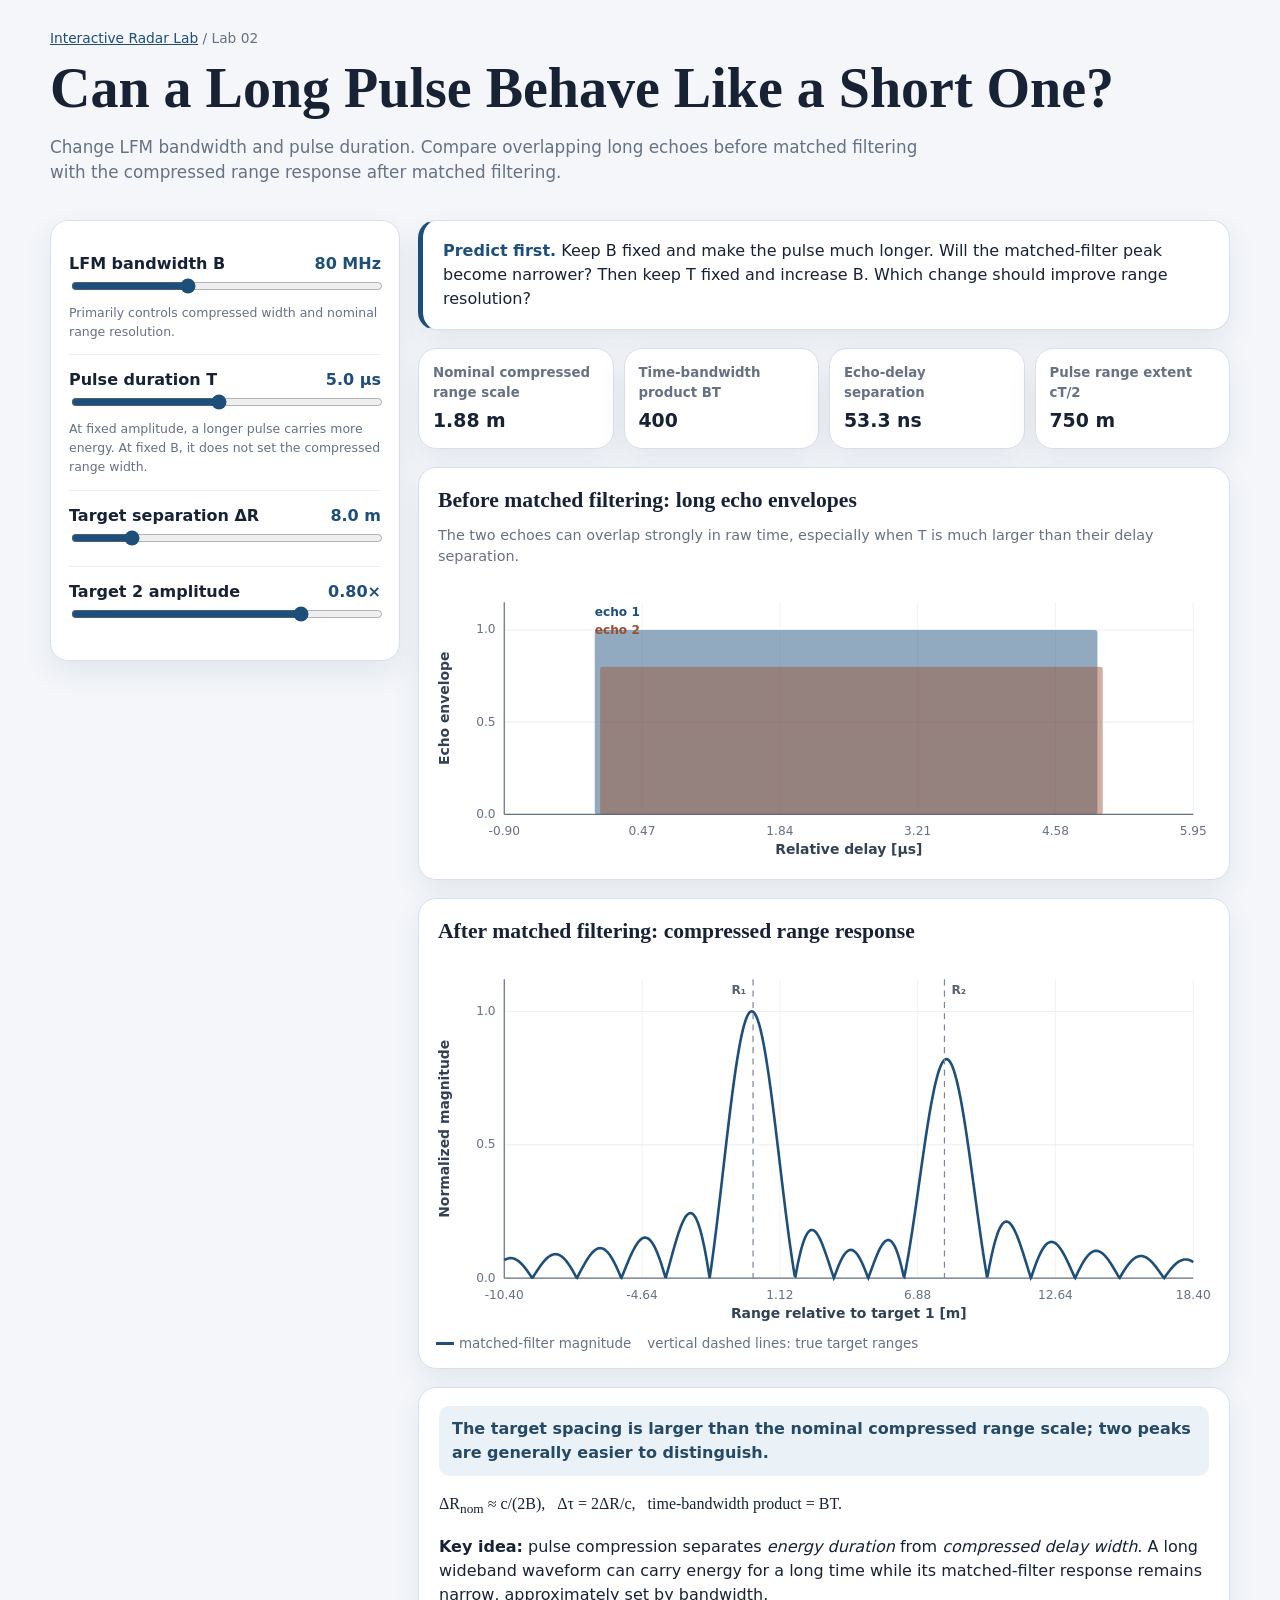
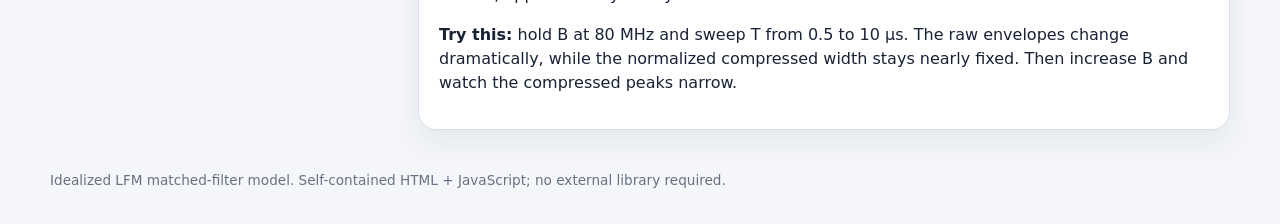
<file: labs/pulse-compression/index.html>
<!doctype html><html lang="en"><head><meta charset="utf-8"><meta name="viewport" content="width=device-width,initial-scale=1"><title>Pulse Compression Lab</title><link rel="stylesheet" href="../../assets/lab.css"><link rel="stylesheet" href="../../assets/mobile.css"></head><body>
<header class="top"><div class="wrap"><div class="crumb"><a href="../../">Interactive Radar Lab</a> / Lab 02</div><h1>Can a Long Pulse Behave Like a Short One?</h1><p class="lede">Change LFM bandwidth and pulse duration. Compare overlapping long echoes before matched filtering with the compressed range response after matched filtering.</p></div></header>
<main class="wrap layout"><aside class="panel controls">
<div class="control"><div class="row"><span class="label">LFM bandwidth B</span><span class="value" id="Bv"></span></div><input id="B" type="range" min="10" max="200" step="5" value="80"><div class="hint">Primarily controls compressed width and nominal range resolution.</div></div>
<div class="control"><div class="row"><span class="label">Pulse duration T</span><span class="value" id="Tv"></span></div><input id="T" type="range" min="0.5" max="10" step="0.5" value="5"><div class="hint">At fixed amplitude, a longer pulse carries more energy. At fixed B, it does not set the compressed range width.</div></div>
<div class="control"><div class="row"><span class="label">Target separation ΔR</span><span class="value" id="dRv"></span></div><input id="dR" type="range" min="1" max="40" step="0.5" value="8"></div>
<div class="control"><div class="row"><span class="label">Target 2 amplitude</span><span class="value" id="A2v"></span></div><input id="A2" type="range" min="0.2" max="1" step="0.05" value="0.8"></div>
</aside><section class="main">
<div class="panel question"><strong>Predict first.</strong> Keep B fixed and make the pulse much longer. Will the matched-filter peak become narrower? Then keep T fixed and increase B. Which change should improve range resolution?</div>
<div class="metrics"><div class="panel metric"><small>Nominal compressed range scale</small><b id="res"></b></div><div class="panel metric"><small>Time-bandwidth product BT</small><b id="bt"></b></div><div class="panel metric"><small>Echo-delay separation</small><b id="dtau"></b></div><div class="panel metric"><small>Pulse range extent cT/2</small><b id="extent"></b></div></div>
<div class="panel plot"><h2>Before matched filtering: long echo envelopes</h2><p>The two echoes can overlap strongly in raw time, especially when T is much larger than their delay separation.</p><svg id="raw" viewBox="0 0 900 330"></svg></div>
<div class="panel plot"><h2>After matched filtering: compressed range response</h2><svg id="compressed" viewBox="0 0 900 430"></svg><div class="legend"><span><span class="sw" style="background:#1d4f7a"></span>matched-filter magnitude</span><span>vertical dashed lines: true target ranges</span></div></div>
<div class="panel note"><div class="status" id="status"></div><p class="math">ΔR<sub>nom</sub> ≈ c/(2B), &nbsp; Δτ = 2ΔR/c, &nbsp; time-bandwidth product = BT.</p><p><strong>Key idea:</strong> pulse compression separates <em>energy duration</em> from <em>compressed delay width</em>. A long wideband waveform can carry energy for a long time while its matched-filter response remains narrow, approximately set by bandwidth.</p><p><strong>Try this:</strong> hold B at 80 MHz and sweep T from 0.5 to 10 µs. The raw envelopes change dramatically, while the normalized compressed width stays nearly fixed. Then increase B and watch the compressed peaks narrow.</p></div>
</section></main><footer class="wrap footer">Idealized LFM matched-filter model. Self-contained HTML + JavaScript; no external library required.</footer>
<script>
const c=3e8,$=id=>document.getElementById(id);['B','T','dR','A2'].forEach(id=>$(id).addEventListener('input',update));
function E(tag,a={}){const e=document.createElementNS('http://www.w3.org/2000/svg',tag);Object.entries(a).forEach(([k,v])=>e.setAttribute(k,v));return e}
function sinc(x){return Math.abs(x)<1e-10?1:Math.sin(Math.PI*x)/(Math.PI*x)}
function update(){const B=+$('B').value*1e6,T=+$('T').value*1e-6,dR=+$('dR').value,A2=+$('A2').value;const res=c/(2*B),bt=B*T,dt=2*dR/c,extent=c*T/2;$('Bv').textContent=(B/1e6).toFixed(0)+' MHz';$('Tv').textContent=(T*1e6).toFixed(1)+' µs';$('dRv').textContent=dR.toFixed(1)+' m';$('A2v').textContent=A2.toFixed(2)+'×';$('res').textContent=res.toFixed(2)+' m';$('bt').textContent=bt.toFixed(0);$('dtau').textContent=(dt*1e9).toFixed(1)+' ns';$('extent').textContent=extent.toFixed(0)+' m';const ratio=dR/res;$('status').textContent=ratio<.8?'Strong-overlap region after compression: ΔR is below the nominal bandwidth-limited scale.':ratio<1.5?'Transition region: two compressed responses interact strongly.':'The target spacing is larger than the nominal compressed range scale; two peaks are generally easier to distinguish.';drawRaw(T,dt,A2);drawComp(B,dR,A2,res)}
function axes(svg,W,H,L,R,T,B,xmin,xmax,xlabel,ylabel,ymin=0,ymax=1.15){const PW=W-L-R,PH=H-T-B,sx=x=>L+(x-xmin)/(xmax-xmin)*PW,sy=y=>T+(ymax-y)/(ymax-ymin)*PH;for(let i=0;i<=5;i++){const xv=xmin+(xmax-xmin)*i/5,x=sx(xv);svg.appendChild(E('line',{x1:x,y1:T,x2:x,y2:H-B,stroke:'#eef1f5'}));let tx=E('text',{x,y:H-B+24,'text-anchor':'middle','font-size':14,fill:'#667183'});tx.textContent=xv.toFixed(2);svg.appendChild(tx)};[0,.5,1].forEach(v=>{const y=sy(v);svg.appendChild(E('line',{x1:L,y1:y,x2:W-R,y2:y,stroke:'#e7ebf1'}));let ty=E('text',{x:L-10,y:y+4,'text-anchor':'end','font-size':14,fill:'#667183'});ty.textContent=v.toFixed(1);svg.appendChild(ty)});svg.appendChild(E('line',{x1:L,y1:H-B,x2:W-R,y2:H-B,stroke:'#667183','stroke-width':1.4}));svg.appendChild(E('line',{x1:L,y1:T,x2:L,y2:H-B,stroke:'#667183','stroke-width':1.4}));let xt=E('text',{x:L+PW/2,y:H-12,'text-anchor':'middle','font-size':16,'font-weight':650,fill:'#334155'});xt.textContent=xlabel;svg.appendChild(xt);let yt=E('text',{x:18,y:T+PH/2,'text-anchor':'middle','font-size':16,'font-weight':650,fill:'#334155',transform:`rotate(-90 18 ${T+PH/2})`});yt.textContent=ylabel;svg.appendChild(yt);return{sx,sy,PW,PH}}
function drawRaw(T,dt,A2){const s=$('raw');s.innerHTML='';const W=900,H=330,L=82,R=25,Tp=28,Bp=58;const margin=Math.max(.3e-6,.18*T),xmin=-margin,xmax=Math.max(T+dt+margin,1.15*T);const a=axes(s,W,H,L,R,Tp,Bp,xmin*1e6,xmax*1e6,'Relative delay [µs]','Echo envelope');const sx=a.sx,sy=a.sy;const rect=(start,width,amp,col,op)=>s.appendChild(E('rect',{x:sx(start*1e6),y:sy(amp),width:sx((start+width)*1e6)-sx(start*1e6),height:sy(0)-sy(amp),fill:col,opacity:op,rx:3}));rect(0,T,1,'#1d4f7a',.48);rect(dt,T,A2,'#9a4e2d',.45);let t=E('text',{x:sx(0),y:Tp+16,'font-size':14,'font-weight':700,fill:'#1d4f7a'});t.textContent='echo 1';s.appendChild(t);t=E('text',{x:sx(dt),y:Tp+36,'font-size':14,'font-weight':700,fill:'#9a4e2d'});t.textContent='echo 2';s.appendChild(t)}
function drawComp(B,dR,A2,res){const s=$('compressed');s.innerHTML='';const W=900,H=430,L=82,R=25,Tp=28,Bp=58;const r1=0,r2=dR,half=Math.max(3.5*res,1.3*dR,4),xmin=-half,xmax=dR+half;const a=axes(s,W,H,L,R,Tp,Bp,xmin,xmax,'Range relative to target 1 [m]','Normalized magnitude',0,1.12),sx=a.sx,sy=a.sy;const n=900,vals=[];let mx=0;for(let i=0;i<n;i++){const r=xmin+(xmax-xmin)*i/(n-1);const z1=sinc(2*B*(r-r1)/c),z2=A2*sinc(2*B*(r-r2)/c);const m=Math.abs(z1+z2);vals.push([r,m]);mx=Math.max(mx,m)};let d='';vals.forEach(([r,m],i)=>d+=(i?'L':'M')+sx(r)+','+sy(m/mx));s.appendChild(E('path',{d,fill:'none',stroke:'#1d4f7a','stroke-width':3}));[r1,r2].forEach((r,j)=>{s.appendChild(E('line',{x1:sx(r),y1:Tp,x2:sx(r),y2:H-Bp,stroke:'#7c8798','stroke-width':1.4,'stroke-dasharray':'7 6'}));let t=E('text',{x:sx(r)+(j?8:-8),y:Tp+17,'text-anchor':j?'start':'end','font-size':14,'font-weight':700,fill:'#586273'});t.textContent=j?'R₂':'R₁';s.appendChild(t)})}
update();
</script></body></html>
</file>
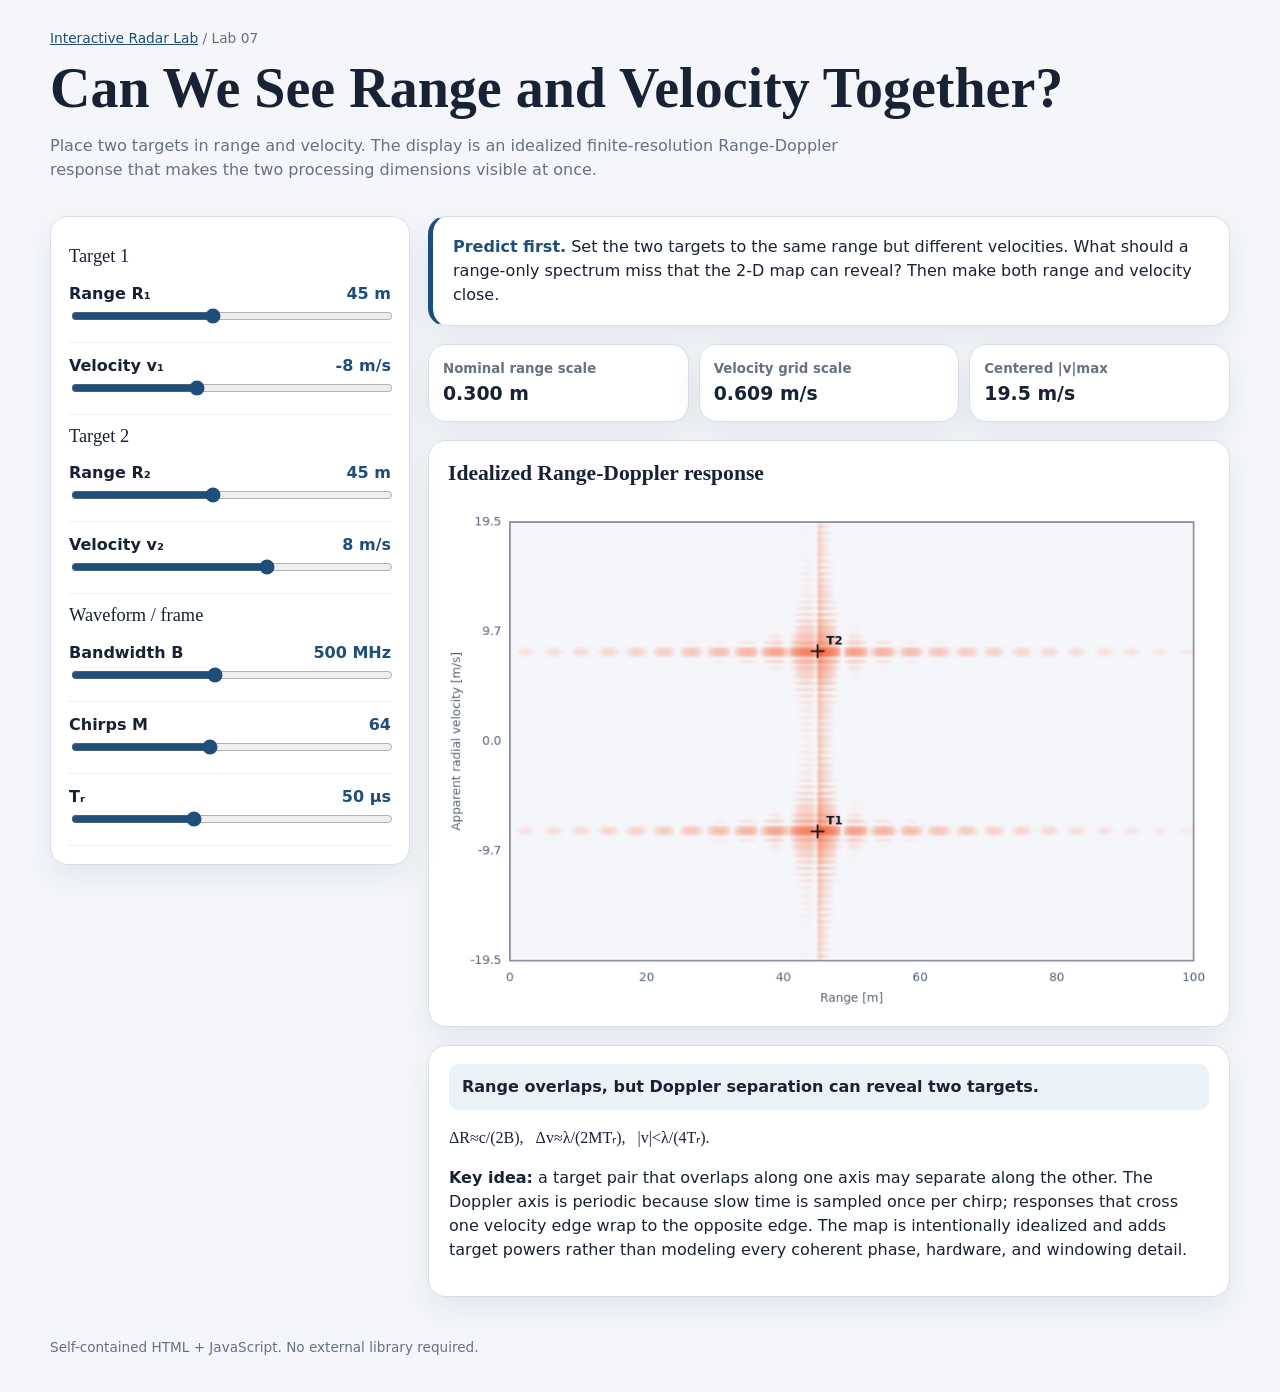
<file: labs/range-doppler-map/index.html>
<!doctype html><html lang="en"><head><meta charset="utf-8"><meta name="viewport" content="width=device-width,initial-scale=1"><title>Range-Doppler Map Lab</title>
<style>
:root{--bg:#f4f6fa;--panel:#fff;--ink:#182235;--muted:#667183;--line:#d8deea;--accent:#1d4f7a;--soft:#eaf2f8;--shadow:0 12px 30px rgba(25,45,70,.08);font-family:Inter,ui-sans-serif,system-ui,-apple-system,BlinkMacSystemFont,"Segoe UI",sans-serif}*{box-sizing:border-box}body{margin:0;background:var(--bg);color:var(--ink);line-height:1.5}.wrap{width:min(1180px,calc(100% - 26px));margin:auto}.top{padding:28px 0 18px}.crumb{font-size:.86rem;color:var(--muted)}.crumb a{color:var(--accent)}h1{font-family:Georgia,"Times New Roman",serif;font-size:clamp(2rem,5vw,3.5rem);line-height:1.06;margin:10px 0}.lede{color:var(--muted);max-width:850px}.layout{display:grid;grid-template-columns:minmax(280px,360px) 1fr;gap:18px;padding-bottom:30px}.panel{background:#fff;border:1px solid var(--line);border-radius:18px;box-shadow:var(--shadow)}.controls{padding:18px;align-self:start;position:sticky;top:12px}.control{padding:11px 0;border-bottom:1px solid #edf0f5}.row{display:flex;justify-content:space-between;gap:10px}.label{font-weight:700}.value{color:var(--accent);font-weight:750}input[type=range]{width:100%;accent-color:var(--accent)}.targetTitle{font-family:Georgia,"Times New Roman",serif;font-size:1.15rem;margin-top:8px}.main{display:grid;gap:18px}.question,.note{padding:18px 20px}.question{border-left:5px solid var(--accent)}.question strong{color:var(--accent)}.metrics{display:grid;grid-template-columns:repeat(3,minmax(130px,1fr));gap:10px}.metric{padding:14px}.metric small{display:block;color:var(--muted);font-weight:650}.metric b{display:block;font-size:1.18rem}.plot{padding:14px}.plot h2{font-family:Georgia,"Times New Roman",serif;margin:2px 5px 8px;font-size:1.35rem}canvas{display:block;width:100%;height:auto;border-radius:10px}.status{padding:11px 13px;border-radius:10px;background:var(--soft);font-weight:650}.math{font-family:"Cambria Math",Georgia,serif}.footer{padding:10px 0 34px;color:var(--muted);font-size:.85rem}@media(max-width:850px){.layout{grid-template-columns:1fr}.controls{position:static}.metrics{grid-template-columns:1fr 1fr}}
</style><link rel="stylesheet" href="../../assets/mobile.css"></head><body><header class="top"><div class="wrap"><div class="crumb"><a href="../../">Interactive Radar Lab</a> / Lab 07</div><h1>Can We See Range and Velocity Together?</h1><p class="lede">Place two targets in range and velocity. The display is an idealized finite-resolution Range-Doppler response that makes the two processing dimensions visible at once.</p></div></header>
<main class="wrap layout"><aside class="panel controls">
<div class="targetTitle">Target 1</div><div class="control"><div class="row"><span class="label">Range R₁</span><span class="value" id="R1v"></span></div><input id="R1" type="range" min="10" max="90" step="1" value="45"></div><div class="control"><div class="row"><span class="label">Velocity v₁</span><span class="value" id="v1v"></span></div><input id="v1" type="range" min="-35" max="35" step="1" value="-8"></div>
<div class="targetTitle">Target 2</div><div class="control"><div class="row"><span class="label">Range R₂</span><span class="value" id="R2v"></span></div><input id="R2" type="range" min="10" max="90" step="1" value="45"></div><div class="control"><div class="row"><span class="label">Velocity v₂</span><span class="value" id="v2v"></span></div><input id="v2" type="range" min="-35" max="35" step="1" value="8"></div>
<div class="targetTitle">Waveform / frame</div><div class="control"><div class="row"><span class="label">Bandwidth B</span><span class="value" id="Bv"></span></div><input id="B" type="range" min="100" max="1000" step="50" value="500"></div><div class="control"><div class="row"><span class="label">Chirps M</span><span class="value" id="Mv"></span></div><input id="M" type="range" min="16" max="128" step="16" value="64"></div><div class="control"><div class="row"><span class="label">Tᵣ</span><span class="value" id="Trv"></span></div><input id="Tr" type="range" min="20" max="100" step="5" value="50"></div>
</aside><section class="main"><div class="panel question"><strong>Predict first.</strong> Set the two targets to the same range but different velocities. What should a range-only spectrum miss that the 2-D map can reveal? Then make both range and velocity close.</div>
<div class="metrics"><div class="panel metric"><small>Nominal range scale</small><b id="dR"></b></div><div class="panel metric"><small>Velocity grid scale</small><b id="dv"></b></div><div class="panel metric"><small>Centered |v|max</small><b id="vmax"></b></div></div>
<div class="panel plot"><h2>Idealized Range-Doppler response</h2><canvas id="map" width="900" height="600"></canvas></div>
<div class="panel note"><div class="status" id="status"></div><p class="math">ΔR≈c/(2B), &nbsp; Δv≈λ/(2MTᵣ), &nbsp; |v|<λ/(4Tᵣ).</p><p><strong>Key idea:</strong> a target pair that overlaps along one axis may separate along the other. The Doppler axis is periodic because slow time is sampled once per chirp; responses that cross one velocity edge wrap to the opposite edge. The map is intentionally idealized and adds target powers rather than modeling every coherent phase, hardware, and windowing detail.</p></div>
</section></main><footer class="wrap footer">Self-contained HTML + JavaScript. No external library required.</footer>
<script>
const c=3e8,fc=77e9,lam=c/fc,$=id=>document.getElementById(id);['R1','v1','R2','v2','B','M','Tr'].forEach(id=>$(id).addEventListener('input',update));function sinc(x){return Math.abs(x)<1e-10?1:Math.sin(Math.PI*x)/(Math.PI*x)}function dirichletPeriodic(x,M){const den=Math.sin(Math.PI*x);if(Math.abs(den)<1e-10)return 1;return Math.abs(Math.sin(Math.PI*M*x)/(M*den))}function aliasV(v,vmax){const p=2*vmax;return ((v+vmax)%p+p)%p-vmax}function circularDistance(a,b,period){const d=Math.abs(a-b);return Math.min(d,period-d)}
function update(){const R1=+$('R1').value,v1=+$('v1').value,R2=+$('R2').value,v2=+$('v2').value,B=+$('B').value*1e6,M=+$('M').value,Tr=+$('Tr').value*1e-6,dR=c/(2*B),dv=lam/(2*M*Tr),vmax=lam/(4*Tr),period=2*vmax,a1=aliasV(v1,vmax),a2=aliasV(v2,vmax);$('R1v').textContent=R1+' m';$('v1v').textContent=v1+' m/s';$('R2v').textContent=R2+' m';$('v2v').textContent=v2+' m/s';$('Bv').textContent=(B/1e6).toFixed(0)+' MHz';$('Mv').textContent=M;$('Trv').textContent=(Tr*1e6).toFixed(0)+' µs';$('dR').textContent=dR.toFixed(3)+' m';$('dv').textContent=dv.toFixed(3)+' m/s';$('vmax').textContent=vmax.toFixed(1)+' m/s';const closeR=Math.abs(R2-R1)<1.2*dR,closeV=circularDistance(a1,a2,period)<1.2*dv;$('status').textContent=closeR&&closeV?'The two responses strongly overlap in both dimensions.':closeR?'Range overlaps, but Doppler separation can reveal two targets.':closeV?'Doppler overlaps, but range separation can reveal two targets.':'The targets are separated in both displayed dimensions.';draw([{R:R1,v:a1},{R:R2,v:a2}],dR,dv,vmax,M)}
function draw(ts,dR,dv,vmax,M){const cv=$('map'),ctx=cv.getContext('2d'),W=cv.width,H=cv.height,L=78,R=25,T=28,B=60,PW=W-L-R,PH=H-T-B,Rmin=0,Rmax=100,period=2*vmax;ctx.clearRect(0,0,W,H);ctx.fillStyle='#fff';ctx.fillRect(0,0,W,H);const nx=180,ny=140,img=ctx.createImageData(nx,ny);let vals=new Float32Array(nx*ny),mx=0;for(let iy=0;iy<ny;iy++){const v=vmax-period*iy/(ny-1);for(let ix=0;ix<nx;ix++){const r=Rmin+(Rmax-Rmin)*ix/(nx-1);let pwr=0;for(const t of ts){const ar=Math.abs(sinc((r-t.R)/dR));const av=dirichletPeriodic((v-t.v)/period,M);pwr+=(ar*av)*(ar*av);}vals[iy*nx+ix]=pwr;if(pwr>mx)mx=pwr}}for(let i=0;i<vals.length;i++){let db=10*Math.log10(Math.max(vals[i]/mx,1e-5)),u=Math.max(0,Math.min(1,(db+45)/45));const rr=245,gg=Math.round(246*(1-u)+85*u),bb=Math.round(250*(1-u)+35*u);img.data[4*i]=rr;img.data[4*i+1]=gg;img.data[4*i+2]=bb;img.data[4*i+3]=255}const off=document.createElement('canvas');off.width=nx;off.height=ny;off.getContext('2d').putImageData(img,0,0);ctx.imageSmoothingEnabled=true;ctx.drawImage(off,L,T,PW,PH);ctx.strokeStyle='#667183';ctx.lineWidth=1.5;ctx.strokeRect(L,T,PW,PH);ctx.fillStyle='#556274';ctx.font='14px system-ui';ctx.textAlign='center';for(let i=0;i<=5;i++){const r=Rmin+(Rmax-Rmin)*i/5,x=L+PW*i/5;ctx.fillText(r.toFixed(0),x,H-B+24)}ctx.save();ctx.translate(20,T+PH/2);ctx.rotate(-Math.PI/2);ctx.fillText('Apparent radial velocity [m/s]',0,0);ctx.restore();ctx.fillText('Range [m]',L+PW/2,H-12);ctx.textAlign='right';for(let i=0;i<=4;i++){const v=vmax-period*i/4,y=T+PH*i/4;ctx.fillText(v.toFixed(1),L-10,y+4)}ctx.strokeStyle='#111827';ctx.fillStyle='#111827';ts.forEach((t,i)=>{const x=L+(t.R-Rmin)/(Rmax-Rmin)*PW,y=T+(vmax-t.v)/period*PH;ctx.lineWidth=2;ctx.beginPath();ctx.moveTo(x-8,y);ctx.lineTo(x+8,y);ctx.moveTo(x,y-8);ctx.lineTo(x,y+8);ctx.stroke();ctx.font='bold 14px system-ui';ctx.textAlign='left';ctx.fillText('T'+(i+1),x+10,y-8)})}update();</script></body></html>
</file>
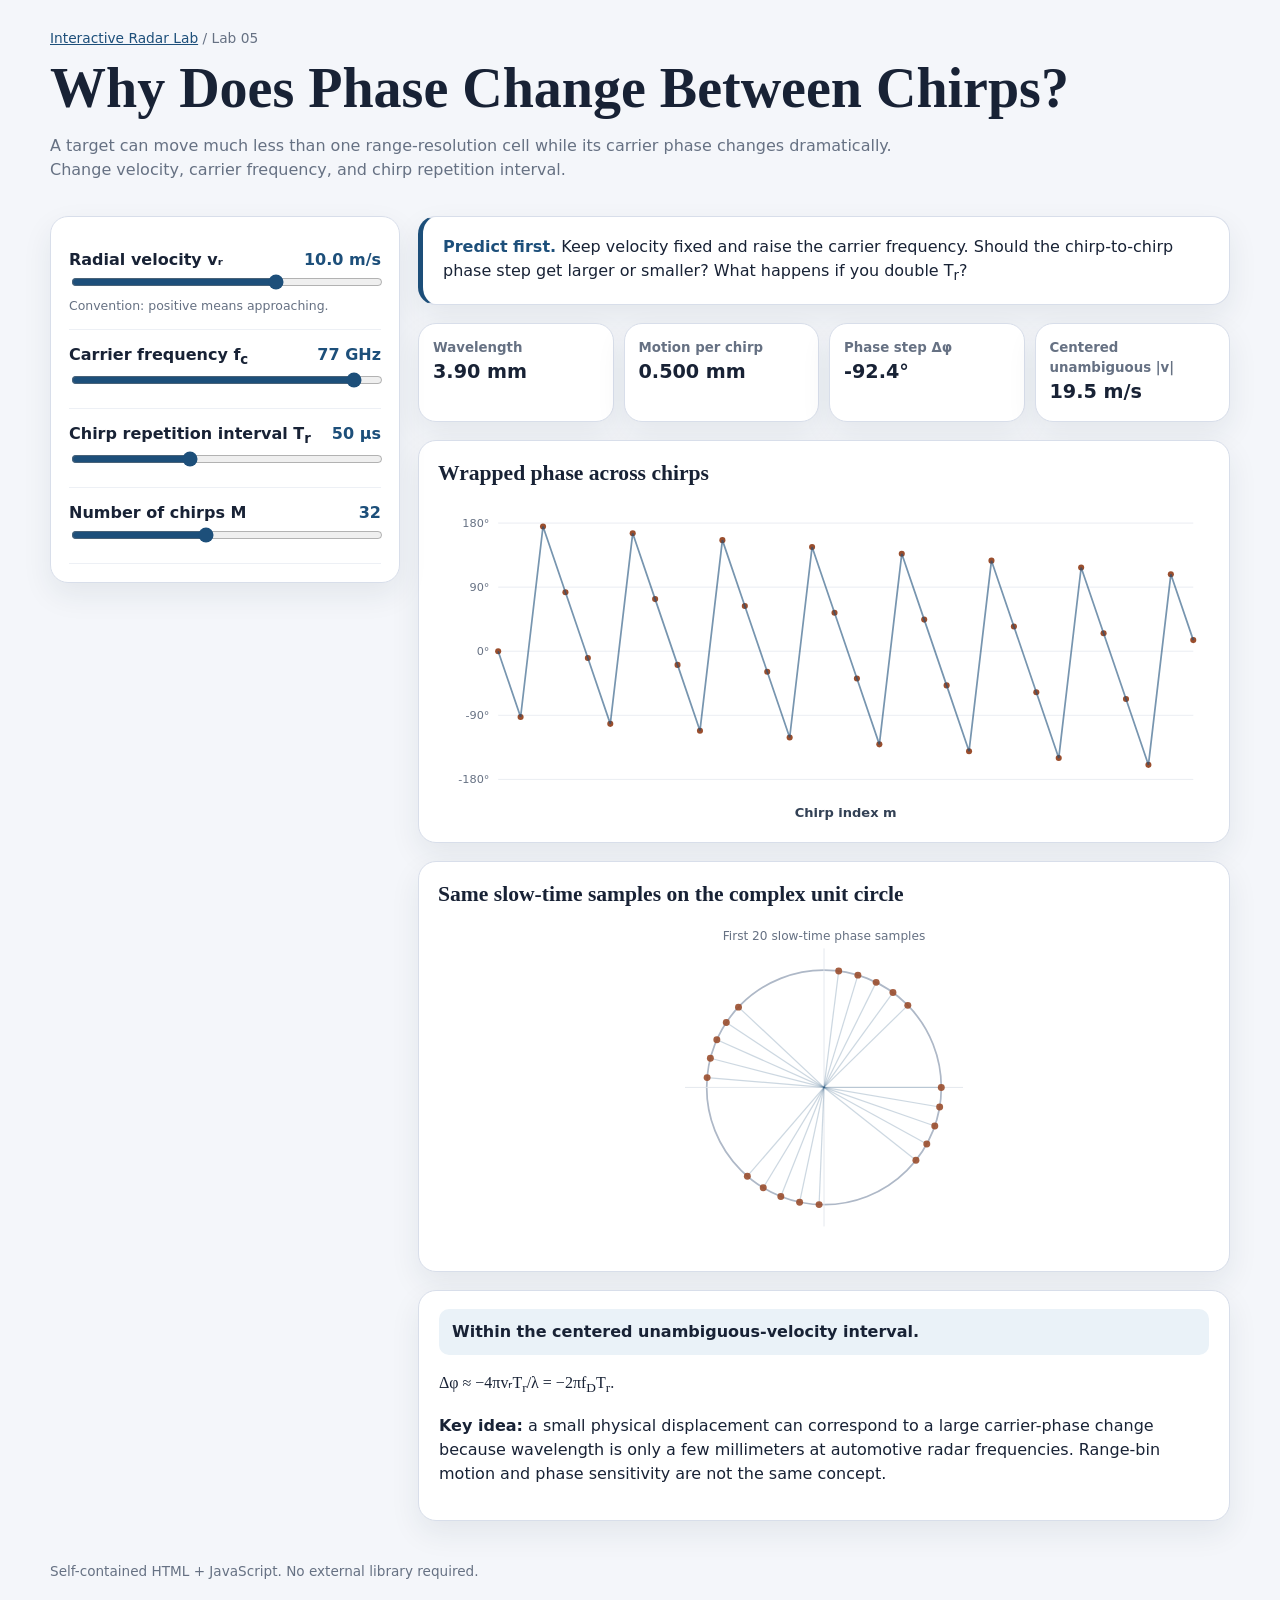
<file: labs/slow-time-phase/index.html>
<!doctype html><html lang="en"><head><meta charset="utf-8"><meta name="viewport" content="width=device-width,initial-scale=1"><title>Slow-Time Phase Lab</title>
<style>
:root{--bg:#f4f6fa;--panel:#fff;--ink:#182235;--muted:#667183;--line:#d8deea;--accent:#1d4f7a;--accent2:#9a4e2d;--soft:#eaf2f8;--shadow:0 12px 30px rgba(25,45,70,.08);font-family:Inter,ui-sans-serif,system-ui,-apple-system,BlinkMacSystemFont,"Segoe UI",sans-serif}*{box-sizing:border-box}body{margin:0;background:var(--bg);color:var(--ink);line-height:1.5}.wrap{width:min(1180px,calc(100% - 26px));margin:auto}.top{padding:28px 0 18px}.crumb{font-size:.86rem;color:var(--muted)}.crumb a{color:var(--accent)}h1{font-family:Georgia,"Times New Roman",serif;font-size:clamp(2rem,5vw,3.5rem);line-height:1.06;margin:10px 0}.lede{color:var(--muted);max-width:850px}.layout{display:grid;grid-template-columns:minmax(270px,350px) 1fr;gap:18px;padding-bottom:30px}.panel{background:#fff;border:1px solid var(--line);border-radius:18px;box-shadow:var(--shadow)}.controls{padding:18px;align-self:start;position:sticky;top:12px}.control{padding:13px 0;border-bottom:1px solid #edf0f5}.row{display:flex;justify-content:space-between;gap:10px}.label{font-weight:700}.value{color:var(--accent);font-weight:750}.hint{font-size:.78rem;color:var(--muted)}input[type=range]{width:100%;accent-color:var(--accent)}.main{display:grid;gap:18px}.question,.note{padding:18px 20px}.question{border-left:5px solid var(--accent)}.question strong{color:var(--accent)}.metrics{display:grid;grid-template-columns:repeat(4,minmax(130px,1fr));gap:10px}.metric{padding:14px}.metric small{display:block;color:var(--muted);font-weight:650}.metric b{display:block;font-size:1.2rem}.plot{padding:14px}.plot h2{font-family:Georgia,"Times New Roman",serif;margin:2px 5px 8px;font-size:1.35rem}svg{display:block;width:100%;height:auto}.status{padding:11px 13px;border-radius:10px;background:var(--soft);font-weight:650}.math{font-family:"Cambria Math",Georgia,serif}.footer{padding:10px 0 34px;color:var(--muted);font-size:.85rem}@media(max-width:850px){.layout{grid-template-columns:1fr}.controls{position:static}.metrics{grid-template-columns:repeat(2,1fr)}}
</style><link rel="stylesheet" href="../../assets/mobile.css"></head><body><header class="top"><div class="wrap"><div class="crumb"><a href="../../">Interactive Radar Lab</a> / Lab 05</div><h1>Why Does Phase Change Between Chirps?</h1><p class="lede">A target can move much less than one range-resolution cell while its carrier phase changes dramatically. Change velocity, carrier frequency, and chirp repetition interval.</p></div></header>
<main class="wrap layout"><aside class="panel controls">
<div class="control"><div class="row"><span class="label">Radial velocity vᵣ</span><span class="value" id="vv"></span></div><input id="v" type="range" min="-30" max="30" step="0.5" value="10"><div class="hint">Convention: positive means approaching.</div></div>
<div class="control"><div class="row"><span class="label">Carrier frequency f<sub>c</sub></span><span class="value" id="fcv"></span></div><input id="fc" type="range" min="24" max="81" step="1" value="77"></div>
<div class="control"><div class="row"><span class="label">Chirp repetition interval T<sub>r</sub></span><span class="value" id="Trv"></span></div><input id="Tr" type="range" min="20" max="100" step="5" value="50"></div>
<div class="control"><div class="row"><span class="label">Number of chirps M</span><span class="value" id="Mv"></span></div><input id="M" type="range" min="8" max="64" step="4" value="32"></div>
</aside><section class="main">
<div class="panel question"><strong>Predict first.</strong> Keep velocity fixed and raise the carrier frequency. Should the chirp-to-chirp phase step get larger or smaller? What happens if you double T<sub>r</sub>?</div>
<div class="metrics"><div class="panel metric"><small>Wavelength</small><b id="lam"></b></div><div class="panel metric"><small>Motion per chirp</small><b id="dr"></b></div><div class="panel metric"><small>Phase step Δφ</small><b id="dphi"></b></div><div class="panel metric"><small>Centered unambiguous |v|</small><b id="vmax"></b></div></div>
<div class="panel plot"><h2>Wrapped phase across chirps</h2><svg id="phase" viewBox="0 0 900 380"></svg></div>
<div class="panel plot"><h2>Same slow-time samples on the complex unit circle</h2><svg id="circle" viewBox="0 0 900 390"></svg></div>
<div class="panel note"><div class="status" id="status"></div><p class="math">Δφ ≈ −4πvᵣT<sub>r</sub>/λ = −2πf<sub>D</sub>T<sub>r</sub>.</p><p><strong>Key idea:</strong> a small physical displacement can correspond to a large carrier-phase change because wavelength is only a few millimeters at automotive radar frequencies. Range-bin motion and phase sensitivity are not the same concept.</p></div>
</section></main><footer class="wrap footer">Self-contained HTML + JavaScript. No external library required.</footer>
<script>
const c=3e8,$=id=>document.getElementById(id);['v','fc','Tr','M'].forEach(id=>$(id).addEventListener('input',update));function E(t,a={}){const e=document.createElementNS('http://www.w3.org/2000/svg',t);Object.entries(a).forEach(([k,v])=>e.setAttribute(k,v));return e}function wrap(x){return Math.atan2(Math.sin(x),Math.cos(x))}
function update(){const v=+$('v').value,fc=+$('fc').value*1e9,Tr=+$('Tr').value*1e-6,M=+$('M').value,lam=c/fc,dR=v*Tr,dphi=-4*Math.PI*v*Tr/lam,vmax=lam/(4*Tr);$('vv').textContent=v.toFixed(1)+' m/s';$('fcv').textContent=(fc/1e9).toFixed(0)+' GHz';$('Trv').textContent=(Tr*1e6).toFixed(0)+' µs';$('Mv').textContent=M;$('lam').textContent=(lam*1e3).toFixed(2)+' mm';$('dr').textContent=(dR*1e3).toFixed(3)+' mm';$('dphi').textContent=(dphi*180/Math.PI).toFixed(1)+'°';$('vmax').textContent=vmax.toFixed(1)+' m/s';$('status').textContent=Math.abs(v)<vmax?'Within the centered unambiguous-velocity interval.':Math.abs(Math.abs(v)-vmax)<1e-9?'At the Nyquist boundary: +vmax and −vmax are phase-equivalent in discrete slow time.':'Beyond the centered unambiguous-velocity interval: these wrapped phase samples can be explained by another aliased velocity.';drawPhase(M,dphi);drawCircle(M,dphi)}
function drawPhase(M,dphi){const s=$('phase');s.innerHTML='';const W=900,H=380,L=75,R=25,T=30,B=55,PW=W-L-R,PH=H-T-B,sx=m=>L+m/(M-1)*PW,sy=p=>T+(Math.PI-p)/(2*Math.PI)*PH;[-180,-90,0,90,180].forEach(d=>{const y=sy(d*Math.PI/180);s.appendChild(E('line',{x1:L,y1:y,x2:W-R,y2:y,stroke:'#e7ebf1'}));let t=E('text',{x:L-10,y:y+4,'text-anchor':'end','font-size':13,fill:'#667183'});t.textContent=d+'°';s.appendChild(t)});let path='';for(let m=0;m<M;m++){const p=wrap(m*dphi),x=sx(m),y=sy(p);path+=(m?'L':'M')+x+','+y;s.appendChild(E('circle',{cx:x,cy:y,r:3.5,fill:'#9a4e2d'}))}s.appendChild(E('path',{d:path,fill:'none',stroke:'#1d4f7a','stroke-width':2,opacity:.6}));let xlab=E('text',{x:L+PW/2,y:H-12,'text-anchor':'middle','font-size':15,'font-weight':650,fill:'#334155'});xlab.textContent='Chirp index m';s.appendChild(xlab)}
function drawCircle(M,dphi){const s=$('circle');s.innerHTML='';const cx=450,cy=195,r=135;s.appendChild(E('circle',{cx,cy,r,fill:'none',stroke:'#aeb8c7','stroke-width':2}));s.appendChild(E('line',{x1:cx-r-25,y1:cy,x2:cx+r+25,y2:cy,stroke:'#e0e5ec'}));s.appendChild(E('line',{x1:cx,y1:cy-r-25,x2:cx,y2:cy+r+25,stroke:'#e0e5ec'}));const show=Math.min(M,20);for(let m=0;m<show;m++){const p=wrap(m*dphi),x=cx+r*Math.cos(p),y=cy-r*Math.sin(p);s.appendChild(E('line',{x1:cx,y1:cy,x2:x,y2:y,stroke:'#1d4f7a','stroke-width':1.4,opacity:.22}));s.appendChild(E('circle',{cx:x,cy:y,r:4,fill:'#9a4e2d',opacity:.9}));}let t=E('text',{x:cx,y:25,'text-anchor':'middle','font-size':14,fill:'#667183'});t.textContent=`First ${show} slow-time phase samples`;s.appendChild(t)}update();</script></body></html>
</file>
<file: assets/site.css>
:root {
  --bg: #f5f7fb;
  --panel: #ffffff;
  --ink: #172033;
  --muted: #5f6b7a;
  --line: #d8deea;
  --accent: #1d4f7a;
  --accent-soft: #eaf2f8;
  --good: #215f45;
  --warn: #8a5b00;
  --shadow: 0 12px 32px rgba(31, 51, 73, 0.08);
  font-family: Inter, ui-sans-serif, system-ui, -apple-system, BlinkMacSystemFont, "Segoe UI", sans-serif;
}
* { box-sizing: border-box; }
body { margin: 0; background: var(--bg); color: var(--ink); line-height: 1.55; }
a { color: var(--accent); }
.wrap { width: min(1120px, calc(100% - 32px)); margin: 0 auto; }
.hero { padding: 52px 0 28px; }
.eyebrow { color: var(--accent); font-weight: 700; letter-spacing: .06em; text-transform: uppercase; font-size: .78rem; }
h1 { font-family: Georgia, "Times New Roman", serif; font-weight: 700; font-size: clamp(2.1rem, 5vw, 4.2rem); line-height: 1.05; margin: 10px 0 14px; }
.subtitle { font-size: clamp(1rem, 2vw, 1.25rem); color: var(--muted); max-width: 760px; }
.badges { display:flex; flex-wrap:wrap; gap:8px; margin-top:20px; }
.badge { background: var(--accent-soft); color: var(--accent); border-radius:999px; padding:7px 11px; font-weight:650; font-size:.85rem; }
.panel { background: var(--panel); border: 1px solid var(--line); border-radius: 18px; box-shadow: var(--shadow); }
.grid { display:grid; gap:18px; }
.cards { grid-template-columns: repeat(auto-fit, minmax(250px,1fr)); }
.card { padding:20px; min-height:190px; display:flex; flex-direction:column; }
.card h2, .card h3 { margin:.2rem 0 .55rem; }
.card p { color:var(--muted); margin:.2rem 0 1rem; }
.card .status { margin-top:auto; font-size:.82rem; font-weight:700; }
.status.live { color:var(--good); }
.status.planned { color:var(--muted); }
.button { display:inline-block; text-decoration:none; background:var(--accent); color:white; padding:10px 14px; border-radius:10px; font-weight:700; }
.section { padding: 22px 0 40px; }
.section h2 { font-family: Georgia, "Times New Roman", serif; font-size:2rem; }
.footer { color:var(--muted); font-size:.9rem; padding: 16px 0 42px; }
.math { font-family: "Cambria Math", "STIX Two Math", Georgia, serif; }
@media (max-width: 620px) { .hero { padding-top:32px; } .wrap { width:min(100% - 20px,1120px); } }
</file>
<file: assets/lab.css>
:root{--bg:#f4f6fa;--panel:#fff;--ink:#182235;--muted:#667183;--line:#d8deea;--accent:#1d4f7a;--accent2:#9a4e2d;--accent3:#387c5f;--soft:#eaf2f8;--warnsoft:#fff4df;--shadow:0 12px 30px rgba(25,45,70,.08);font-family:Inter,ui-sans-serif,system-ui,-apple-system,BlinkMacSystemFont,"Segoe UI",sans-serif}*{box-sizing:border-box}body{margin:0;background:var(--bg);color:var(--ink);line-height:1.5}.wrap{width:min(1180px,calc(100% - 26px));margin:auto}.top{padding:28px 0 18px}.crumb{font-size:.86rem;color:var(--muted)}.crumb a{color:var(--accent)}h1{font-family:Georgia,"Times New Roman",serif;font-size:clamp(2rem,5vw,3.5rem);line-height:1.06;margin:10px 0}.lede{color:var(--muted);max-width:880px;font-size:1.05rem}.layout{display:grid;grid-template-columns:minmax(270px,350px) 1fr;gap:18px;padding-bottom:30px}.panel{background:var(--panel);border:1px solid var(--line);border-radius:18px;box-shadow:var(--shadow)}.controls{padding:18px;align-self:start;position:sticky;top:12px}.control{padding:13px 0;border-bottom:1px solid #edf0f5}.control:last-child{border-bottom:0}.row{display:flex;justify-content:space-between;align-items:baseline;gap:10px}.label{font-weight:700}.value{font-variant-numeric:tabular-nums;color:var(--accent);font-weight:750}.hint{font-size:.78rem;color:var(--muted);margin-top:3px}input[type=range]{width:100%;accent-color:var(--accent)}select{width:100%;padding:9px;border:1px solid var(--line);border-radius:9px;background:#fff;color:var(--ink)}.main{display:grid;gap:18px}.question,.note{padding:18px 20px}.question{border-left:5px solid var(--accent)}.question strong{color:var(--accent)}.metrics{display:grid;grid-template-columns:repeat(4,minmax(130px,1fr));gap:10px}.metric{padding:14px}.metric small{display:block;color:var(--muted);font-weight:650}.metric b{display:block;font-size:1.18rem;margin-top:3px}.plot{padding:14px}.plot h2{font-family:Georgia,"Times New Roman",serif;margin:2px 5px 8px;font-size:1.35rem}.plot p{color:var(--muted);margin:0 5px 10px;font-size:.9rem}svg{display:block;width:100%;height:auto;background:#fff;border-radius:10px}.status{padding:11px 13px;border-radius:10px;background:var(--soft);font-weight:650;color:#264a66}.status.warn{background:var(--warnsoft);color:#704b00}.math{font-family:"Cambria Math","STIX Two Math",Georgia,serif}.legend{display:flex;gap:16px;flex-wrap:wrap;font-size:.84rem;color:var(--muted);padding:5px 3px 0}.sw{display:inline-block;width:18px;height:3px;vertical-align:middle;margin-right:5px}.dot{width:8px;height:8px;border-radius:50%;display:inline-block;margin-right:5px}.footer{padding:10px 0 34px;color:var(--muted);font-size:.85rem}.advanced{margin-top:10px}.advanced summary{cursor:pointer;font-weight:700;color:var(--accent)}button{border:0;background:var(--accent);color:white;font-weight:700;border-radius:9px;padding:8px 12px;cursor:pointer}.small{font-size:.86rem;color:var(--muted)}@media(max-width:850px){.layout{grid-template-columns:1fr}.controls{position:static}.metrics{grid-template-columns:repeat(2,1fr)}}@media(max-width:500px){.wrap{width:min(100% - 14px,1180px)}.metrics{grid-template-columns:1fr 1fr}.metric b{font-size:1.03rem}}
</file>
<file: assets/mobile.css>
/* Mobile control dock for Interactive Radar Lab */
@media (max-width: 850px) {
  body {
    padding-bottom: 118px;
  }

  .layout {
    display: block !important;
    padding-bottom: 18px !important;
  }

  .main {
    gap: 14px !important;
  }

  .controls {
    position: fixed !important;
    left: 8px !important;
    right: 8px !important;
    bottom: max(8px, env(safe-area-inset-bottom)) !important;
    top: auto !important;
    z-index: 1000;
    display: flex !important;
    align-items: stretch;
    gap: 8px;
    overflow-x: auto;
    overflow-y: hidden;
    max-height: 104px;
    padding: 8px 10px !important;
    border-radius: 15px !important;
    background: rgba(255,255,255,.96) !important;
    border: 1px solid rgba(195,204,218,.95) !important;
    box-shadow: 0 10px 30px rgba(23,32,51,.20) !important;
    backdrop-filter: blur(10px);
    -webkit-backdrop-filter: blur(10px);
    scroll-snap-type: x proximity;
    overscroll-behavior-x: contain;
  }

  .controls .control {
    flex: 0 0 215px;
    min-width: 215px;
    padding: 2px 8px 0 !important;
    margin: 0 !important;
    border-bottom: 0 !important;
    scroll-snap-align: start;
  }

  .controls .targetTitle {
    display: none !important;
  }

  .controls .row {
    gap: 6px !important;
    font-size: .82rem;
    line-height: 1.15;
    margin-bottom: 2px;
  }

  .controls .label {
    white-space: nowrap;
    overflow: hidden;
    text-overflow: ellipsis;
    max-width: 125px;
  }

  .controls .value {
    white-space: nowrap;
    font-size: .82rem;
  }

  .controls input[type="range"] {
    width: 100%;
    margin: 5px 0 0;
    min-height: 28px;
  }

  .controls select {
    padding: 6px 7px !important;
    margin-top: 5px;
    font-size: .82rem;
  }

  .controls .hint {
    display: none !important;
  }

  .controls details.advanced {
    flex: 0 0 215px;
    min-width: 215px;
    max-height: 86px;
    overflow-y: auto;
    padding: 1px 7px;
    margin: 0 !important;
    scroll-snap-align: start;
  }

  .controls details.advanced summary {
    font-size: .82rem;
    margin-bottom: 3px;
  }

  .controls details.advanced .control {
    min-width: 190px;
    padding: 2px !important;
  }

  .question, .note {
    padding: 15px 16px !important;
  }

  .plot {
    padding: 10px !important;
  }

  .plot h2 {
    font-size: 1.2rem !important;
  }

  .metrics {
    grid-template-columns: repeat(2, minmax(0,1fr)) !important;
  }

  .footer {
    padding-bottom: 128px !important;
  }
}

@media (max-width: 500px) {
  body {
    padding-bottom: 112px;
  }

  .controls {
    left: 5px !important;
    right: 5px !important;
    bottom: max(5px, env(safe-area-inset-bottom)) !important;
    max-height: 98px;
    padding: 7px 8px !important;
  }

  .controls .control {
    flex-basis: 196px;
    min-width: 196px;
  }

  .controls .label {
    max-width: 112px;
  }

  .metrics {
    gap: 7px !important;
  }

  .metric {
    padding: 10px !important;
  }

  .metric b {
    font-size: 1rem !important;
  }
}
</file>
